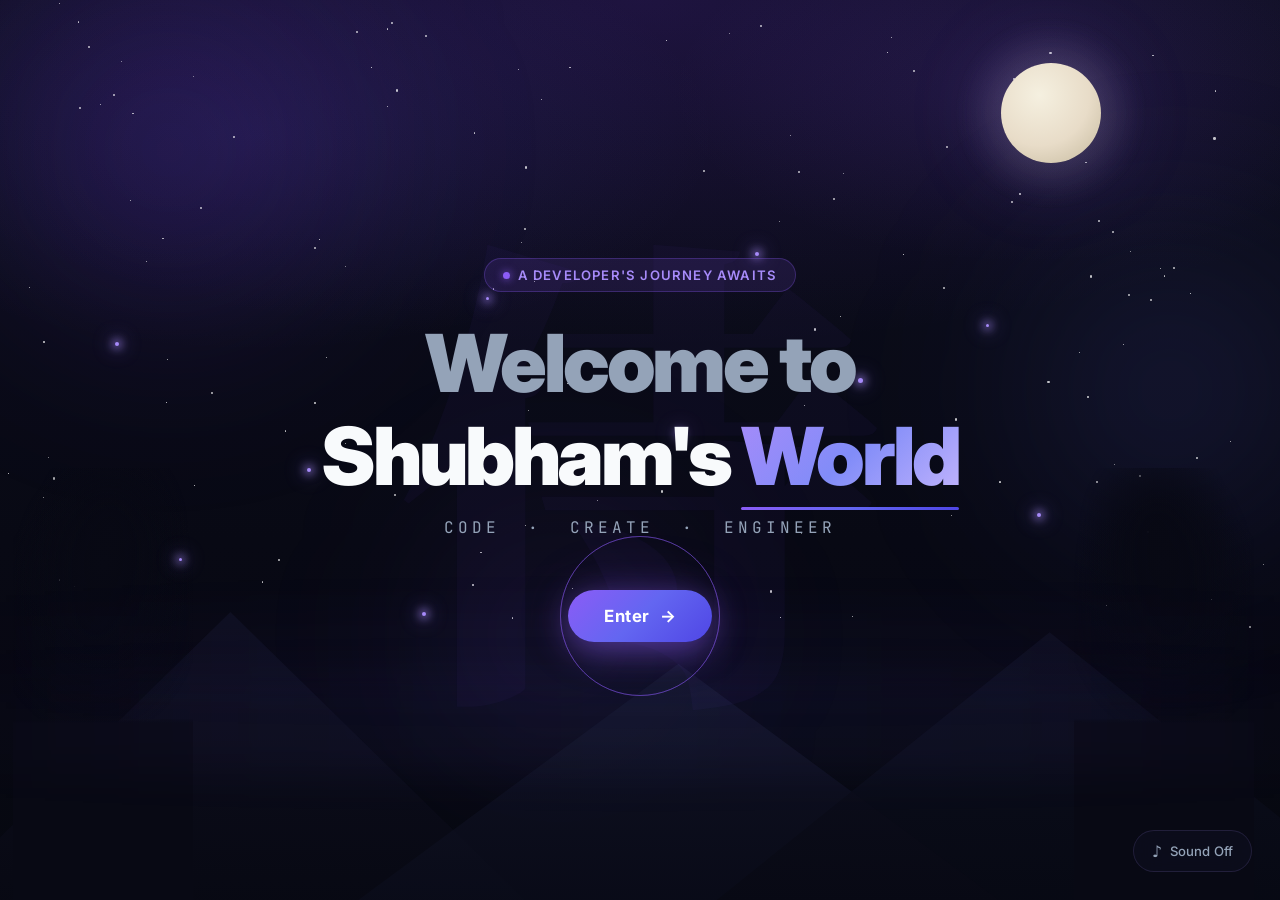
<file: index.html>
<!DOCTYPE html>
<html lang="en">
<head>
  <meta charset="UTF-8" />
  <meta name="viewport" content="width=device-width, initial-scale=1.0" />
  <meta name="google-site-verification" content="vaTx44el3KygILxzAvdhCVMHtKsJS55Rojwe8lqXHuQ" />
  <title>Shubham Mankar — Developer</title>
  <link rel="stylesheet" href="style.css" />
</head>
<body>
  <audio id="bgAudio" loop preload="none">
    <source src="Sparkle.mp3" type="audio/mpeg" />
  </audio>

  <!-- Sakura Petals -->
  <div class="sakura-petal lp"></div>
  <div class="sakura-petal lp"></div>
  <div class="sakura-petal lp"></div>
  <div class="sakura-petal lp"></div>
  <div class="sakura-petal lp"></div>
  <div class="sakura-petal lp"></div>
  <div class="sakura-petal lp"></div>
  <div class="sakura-petal lp"></div>
  <div class="sakura-petal lp"></div>
  <div class="sakura-petal lp"></div>
  <div class="sakura-petal lp"></div>
  <div class="sakura-petal lp"></div>
  <div class="sakura-petal lp"></div>
  <div class="sakura-petal lp"></div>
  <div class="sakura-petal lp"></div>
  <div class="sakura-petal lp"></div>
  <div class="sakura-petal lp"></div>
  <div class="sakura-petal lp"></div>

  <!-- Fireflies -->
  <div class="firefly"></div>
  <div class="firefly"></div>
  <div class="firefly"></div>
  <div class="firefly"></div>
  <div class="firefly"></div>
  <div class="firefly"></div>
  <div class="firefly"></div>
  <div class="firefly"></div>
  <div class="firefly"></div>
  <div class="firefly"></div>

  <!-- Shooting Stars -->
  <div class="shooting-star ss-1"></div>
  <div class="shooting-star ss-2"></div>
  <div class="shooting-star ss-3"></div>
  <div class="shooting-star ss-4"></div>

  <!-- Fog -->
  <div class="fog fog-1"></div>
  <div class="fog fog-2"></div>

  <!-- Violet nebula glow orbs -->
  <div class="nebula nb-1"></div>
  <div class="nebula nb-2"></div>
  <div class="nebula nb-3"></div>

  <!-- Moon -->
  <div class="moon">
    <div class="moon-glow"></div>
    <div class="moon-body"></div>
  </div>

  <!-- Mountains -->
  <div class="mountains">
    <div class="mountain m1"></div>
    <div class="mountain m2"></div>
    <div class="mountain m3"></div>
  </div>

  <!-- Tree silhouettes -->
  <div class="tree-silhouette tree-left"></div>
  <div class="tree-silhouette tree-right"></div>

  <!-- Stars grid -->
  <div class="stars-layer" aria-hidden="true"></div>

  <!-- Main content -->
  <div class="landing-content" id="landingContent">
    <div class="kanji-bg" aria-hidden="true">侍</div>

    <p class="landing-kicker">
      <span class="kicker-dot"></span>
      A Developer's Journey Awaits
    </p>

    <h1 class="landing-title">
      <span class="title-line line-1">Welcome to</span>
      <span class="title-line line-2">Shubham's <span class="highlight">World</span></span>
    </h1>

    <p class="landing-sub">Code &nbsp;·&nbsp; Create &nbsp;·&nbsp; Engineer</p>

    <div class="enter-wrap">
      <div class="pulse-ring"></div>
      <div class="pulse-ring ring-2"></div>
      <div class="pulse-ring ring-3"></div>
      <button class="enter-btn" id="enterBtn" aria-label="Enter portfolio">
        <span class="enter-text">Enter</span>
        <span class="enter-arrow">→</span>
      </button>
    </div>

    <!-- Sound toggle -->
    <button class="sound-toggle" id="soundToggle" aria-label="Toggle background music">
      <span class="sound-icon" id="soundIcon">♪</span>
      <span class="sound-label" id="soundLabel">Sound Off</span>
    </button>
  </div>

  <!-- Transition overlay -->
  <div class="transition-overlay" id="transitionOverlay"></div>

  <script>
  (function () {
    const btn = document.getElementById('enterBtn');
    const overlay = document.getElementById('transitionOverlay');
    const content = document.getElementById('landingContent');
    const soundBtn = document.getElementById('soundToggle');
    const soundIcon = document.getElementById('soundIcon');
    const soundLabel = document.getElementById('soundLabel');
    const audio = document.getElementById('bgAudio');
    let soundOn = false;

    // Sound toggle
    soundBtn.addEventListener('click', function (e) {
      e.stopPropagation();
      soundOn = !soundOn;
      if (soundOn) {
        audio.volume = 0.5;
        audio.play().catch(() => {});
        soundIcon.textContent = '♫';
        soundLabel.textContent = 'Sound On';
        soundBtn.classList.add('active');
      } else {
        audio.pause();
        soundIcon.textContent = '♪';
        soundLabel.textContent = 'Sound Off';
        soundBtn.classList.remove('active');
      }
    });

    // Enter
    function doEnter() {
      localStorage.setItem('enteredSite', 'true');
      localStorage.setItem('soundOn', soundOn ? '1' : '0');
      content.classList.add('exiting');
      overlay.classList.add('active');
      setTimeout(() => { window.location.href = 'portfolio.html'; }, 1600);
    }

    btn.addEventListener('click', doEnter);

    // Generate stars
    const starsLayer = document.querySelector('.stars-layer');
    if (starsLayer) {
      let html = '';
      for (let i = 0; i < 120; i++) {
        const x = Math.random() * 100;
        const y = Math.random() * 70;
        const s = Math.random() * 2 + 0.5;
        const d = Math.random() * 4;
        html += `<span class="star" style="left:${x}%;top:${y}%;width:${s}px;height:${s}px;animation-delay:${d}s"></span>`;
      }
      starsLayer.innerHTML = html;
    }
  })();
  </script>
</body>
</html>
</file>
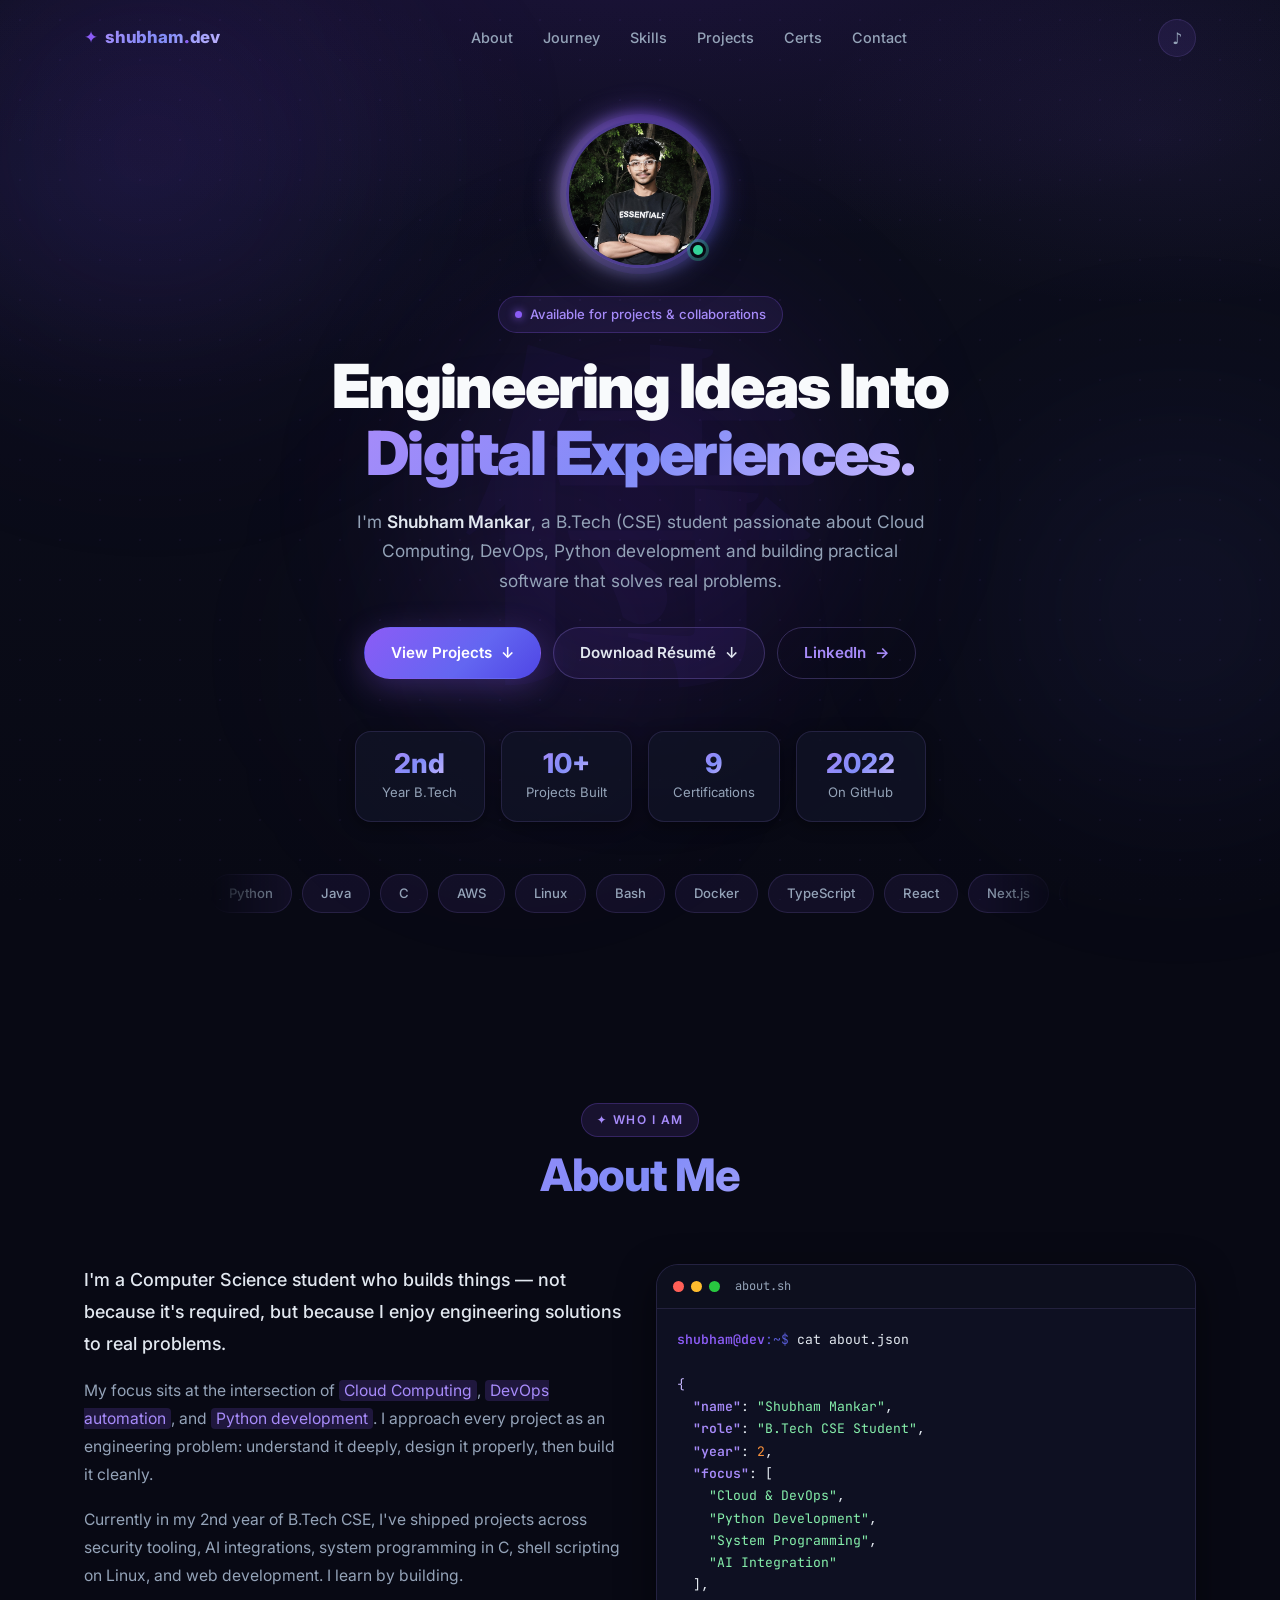
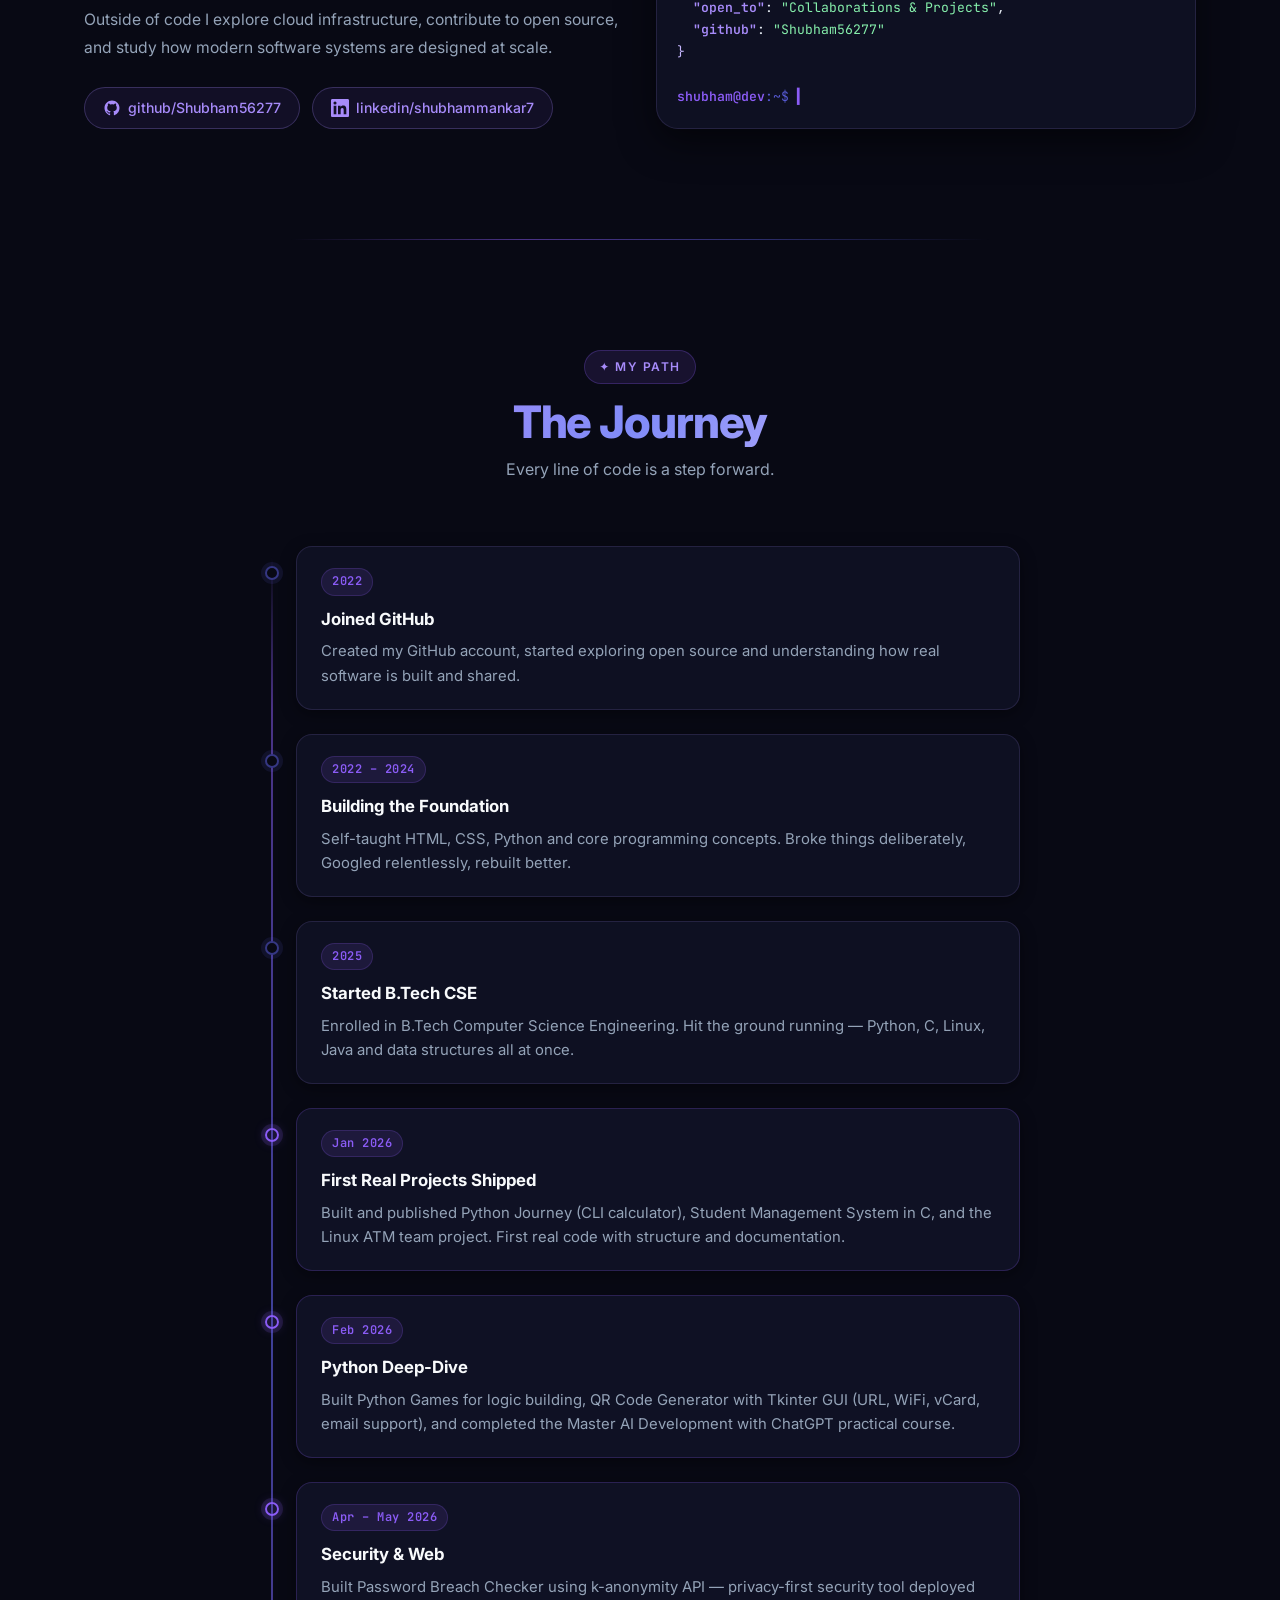
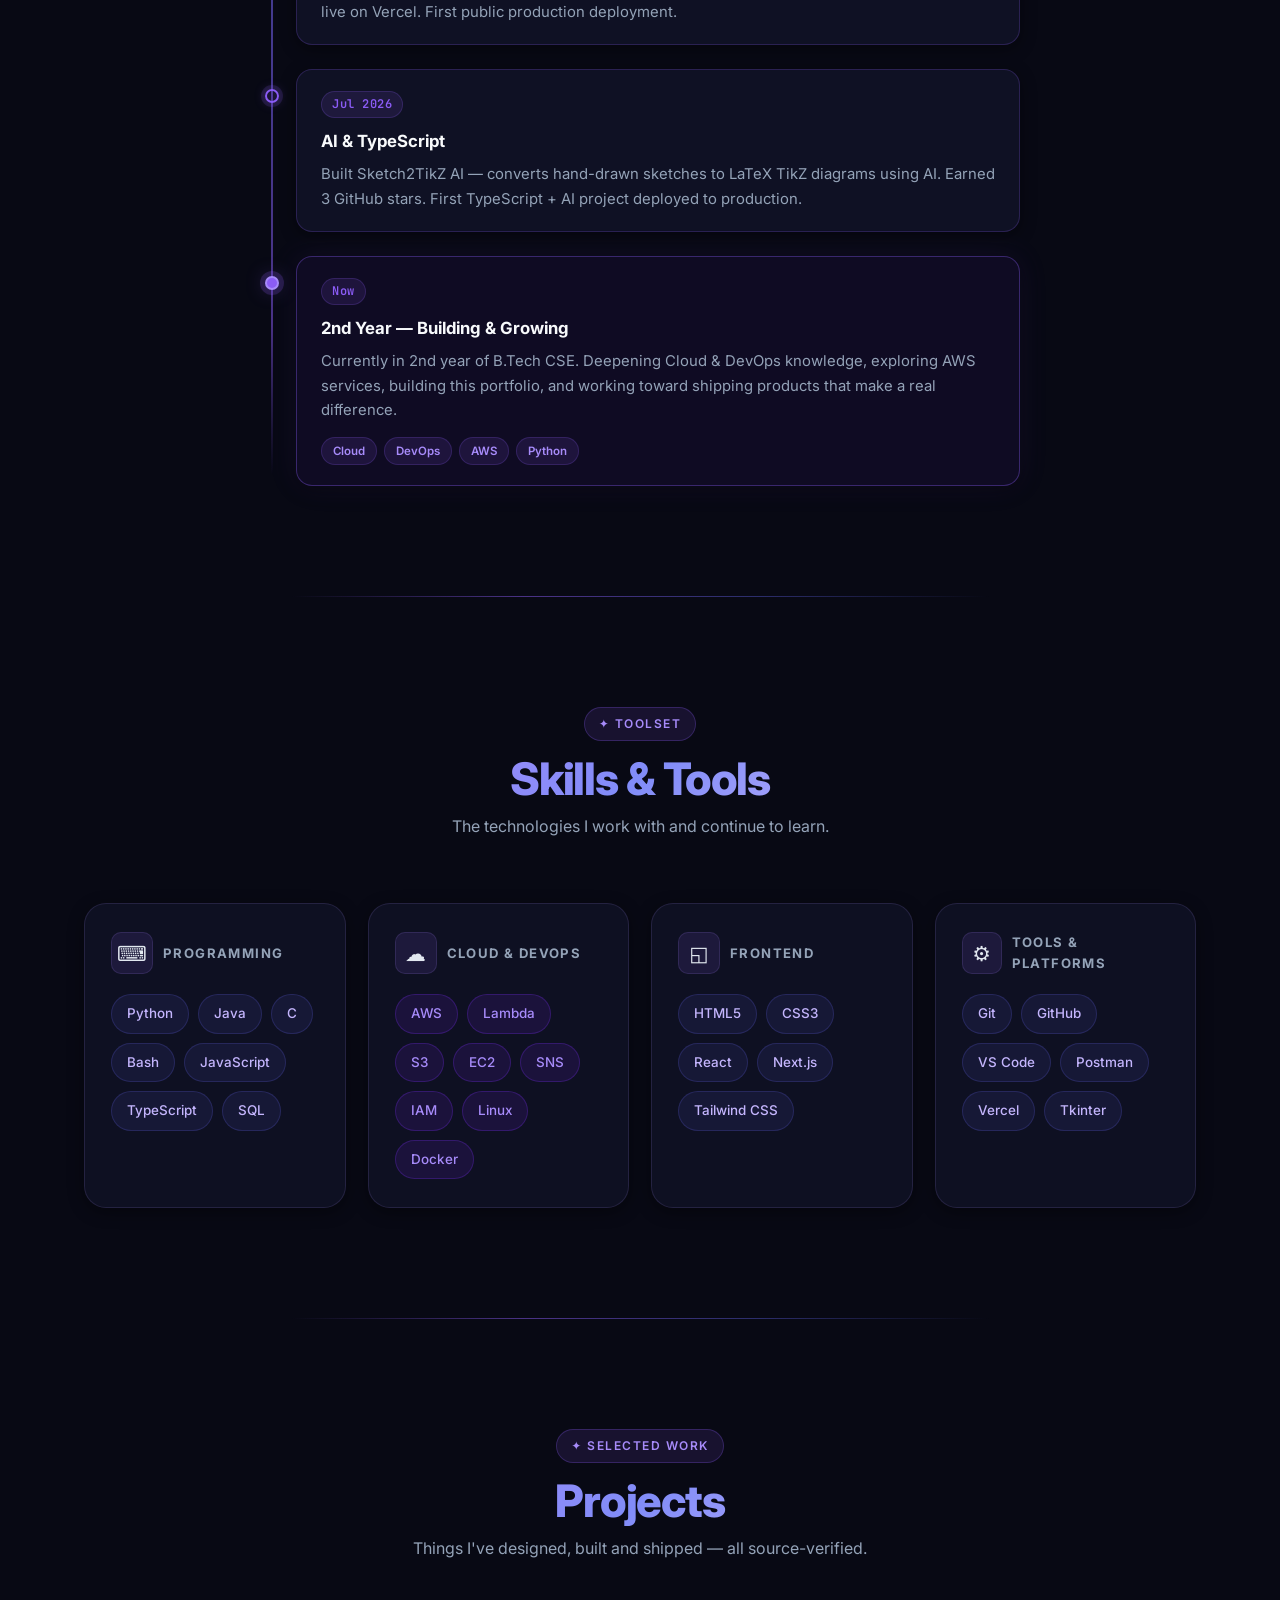
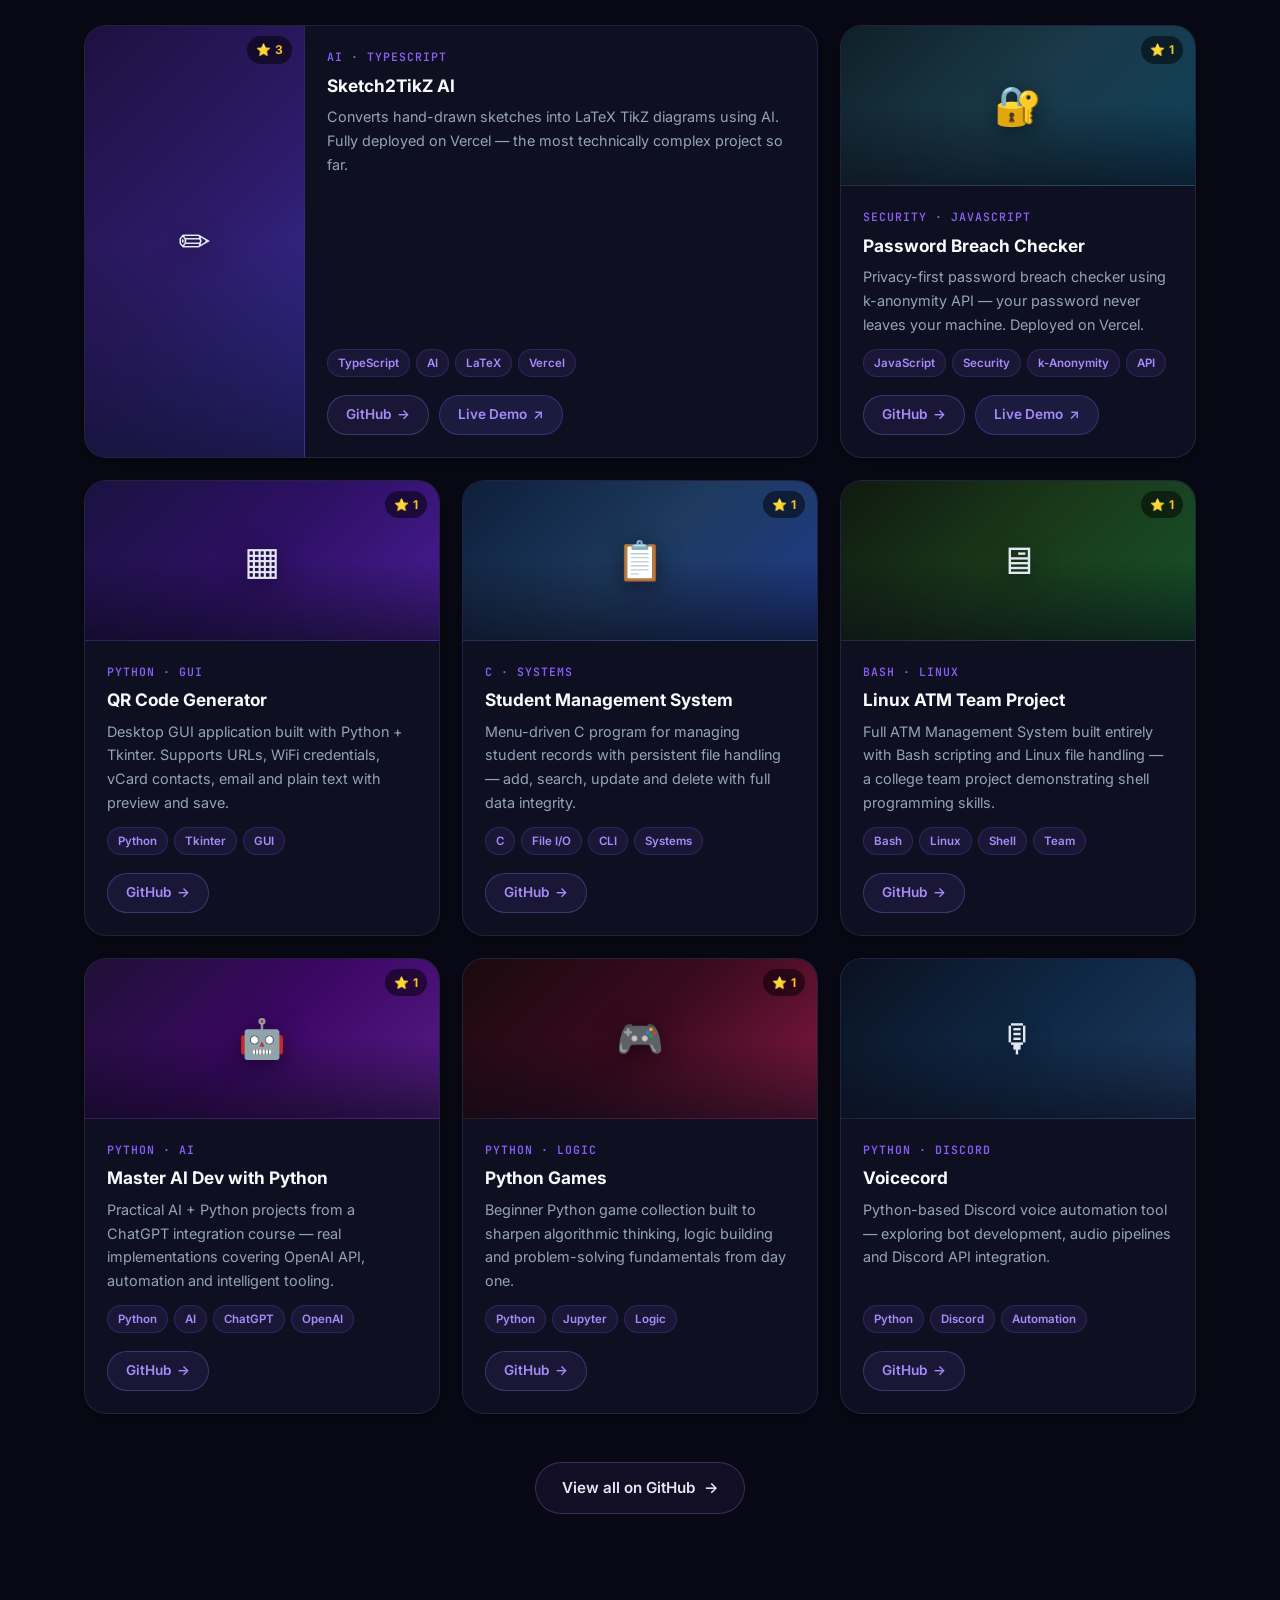
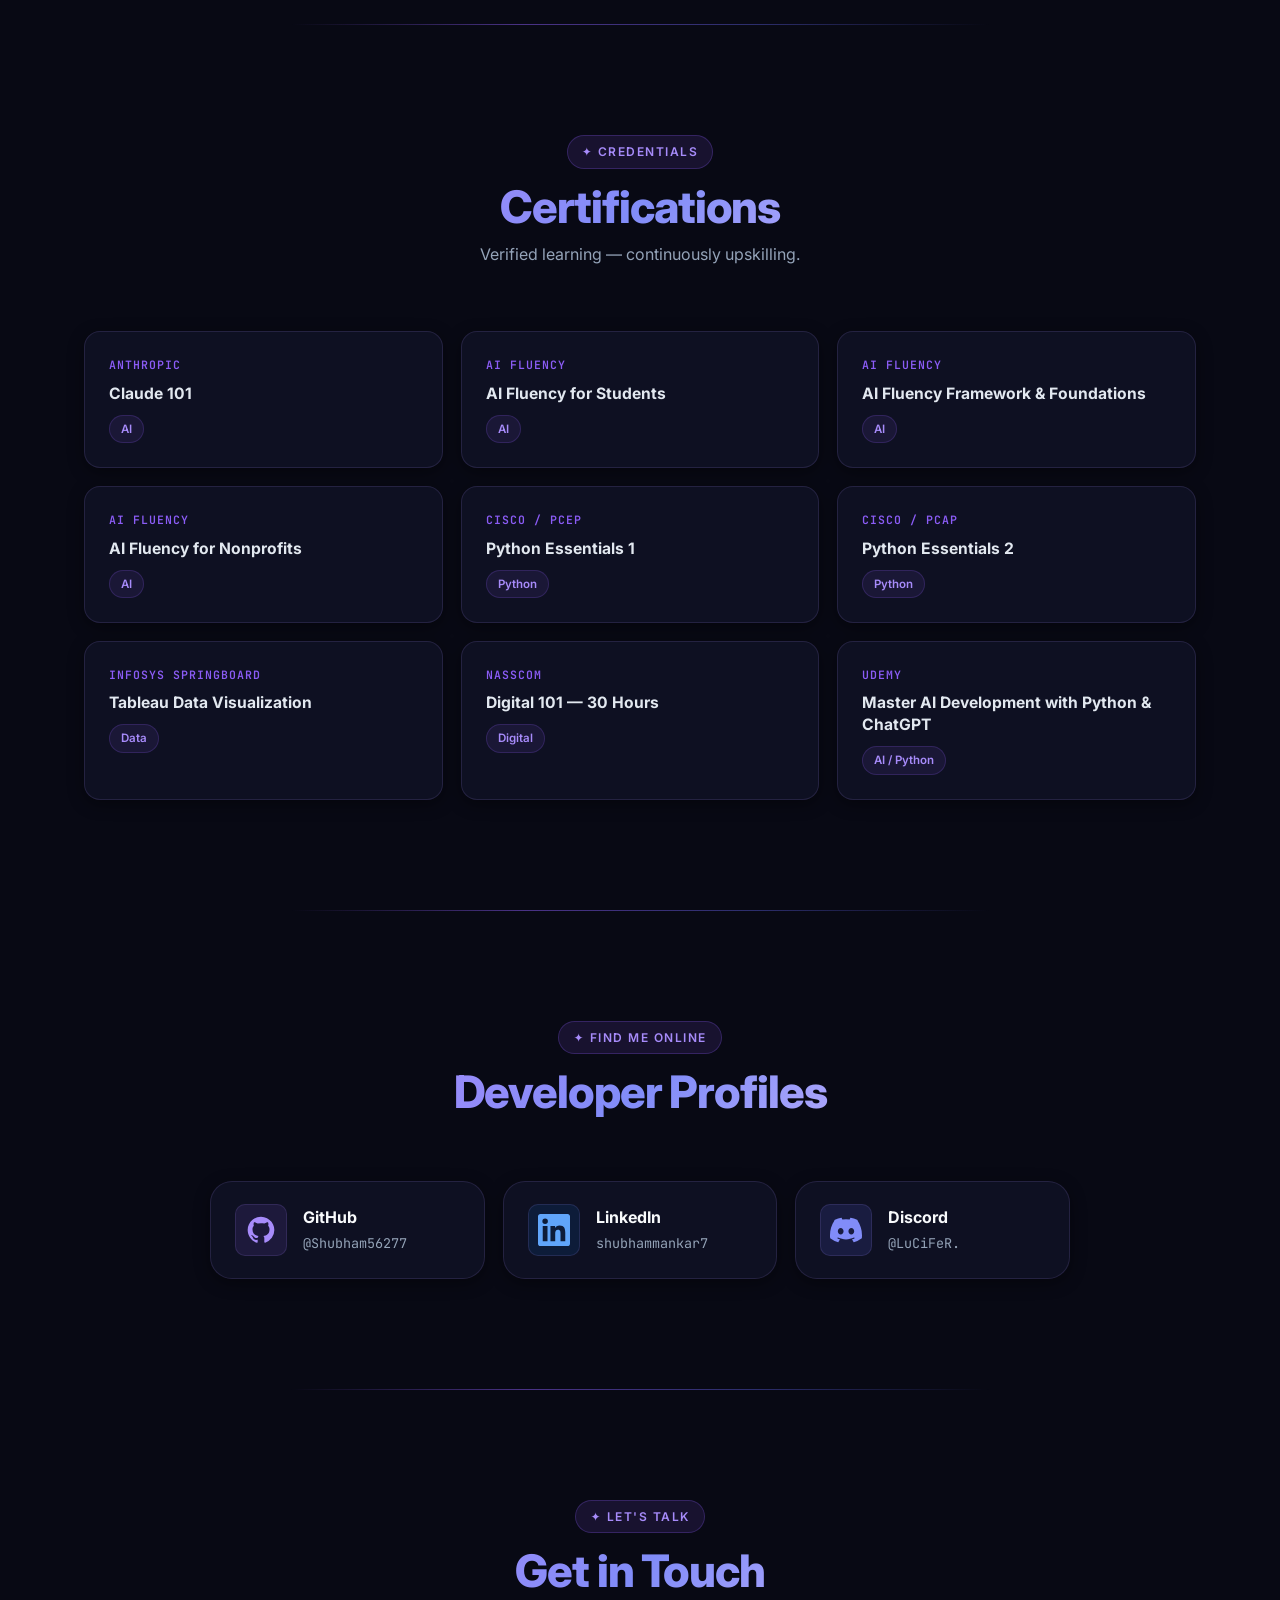
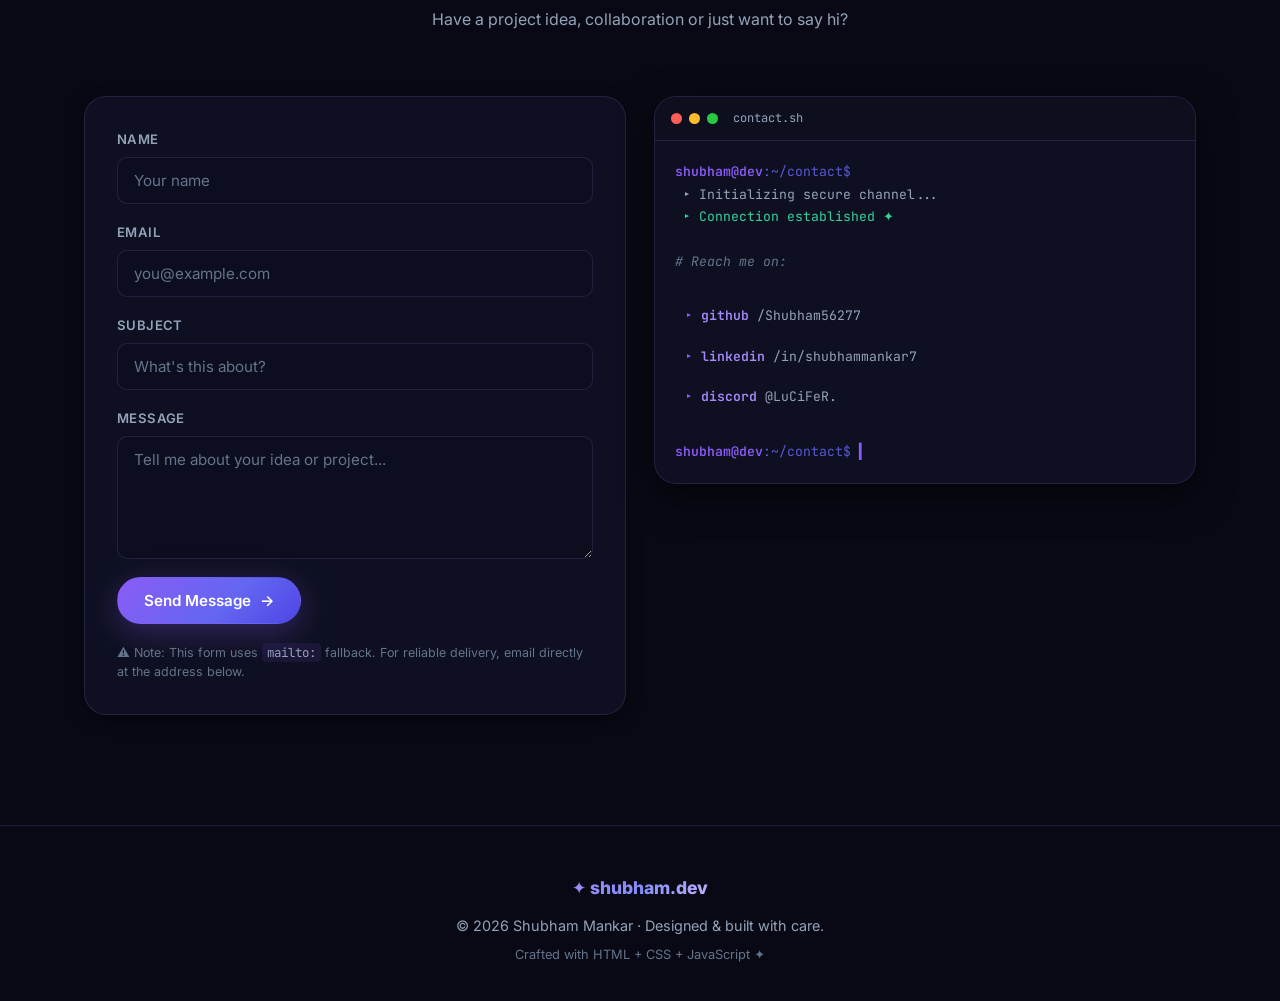
<file: portfolio.html>
<!DOCTYPE html>
<html lang="en">
<head>
  <meta charset="UTF-8" />
  <meta name="viewport" content="width=device-width, initial-scale=1.0" />
  <title>Shubham Mankar — B.Tech CSE | Cloud & DevOps</title>
  <meta name="description" content="Portfolio of Shubham Mankar — B.Tech student, Cloud & DevOps enthusiast, Python developer, and builder of practical software." />
  <meta property="og:title" content="Shubham Mankar — Developer Portfolio" />
  <meta property="og:description" content="B.Tech student passionate about Cloud, DevOps, Python and building real software." />
  <link rel="stylesheet" href="portfolio.css" />
</head>
<body>

  <!-- Background atmosphere -->
  <div class="bg-nebula nb-1" aria-hidden="true"></div>
  <div class="bg-nebula nb-2" aria-hidden="true"></div>
  <div class="bg-nebula nb-3" aria-hidden="true"></div>
  <div class="bg-grid" aria-hidden="true"></div>

  <!-- Sakura petals -->
  <div class="sakura-petal" aria-hidden="true"></div>
  <div class="sakura-petal" aria-hidden="true"></div>
  <div class="sakura-petal" aria-hidden="true"></div>
  <div class="sakura-petal" aria-hidden="true"></div>
  <div class="sakura-petal" aria-hidden="true"></div>
  <div class="sakura-petal" aria-hidden="true"></div>
  <div class="sakura-petal" aria-hidden="true"></div>
  <div class="sakura-petal" aria-hidden="true"></div>
  <div class="sakura-petal" aria-hidden="true"></div>
  <div class="sakura-petal" aria-hidden="true"></div>

  <!-- Audio -->
  <audio id="bgMusic" loop preload="none">
    <source src="Sparkle.mp3" type="audio/mpeg" />
  </audio>

  <!-- ═══════════════════════════════════════════════════════
       NAVIGATION
  ═══════════════════════════════════════════════════════ -->
  <header class="nav" id="nav" role="banner">
    <div class="nav-inner">
      <a href="#hero" class="nav-logo" aria-label="Home">
        <span class="logo-mark">✦</span>
        <span class="logo-text">shubham<span class="logo-accent">.</span>dev</span>
      </a>

      <nav class="nav-links" aria-label="Main navigation">
        <a href="#about"    class="nav-link">About</a>
        <a href="#journey"  class="nav-link">Journey</a>
        <a href="#skills"   class="nav-link">Skills</a>
        <a href="#projects" class="nav-link">Projects</a>
        <a href="#certs"    class="nav-link">Certs</a>
        <a href="#contact"  class="nav-link">Contact</a>
      </nav>

      <div class="nav-actions">
        <!-- Sound toggle -->
        <button class="sound-btn" id="soundBtn" aria-label="Toggle music">
          <span id="soundIcon">♪</span>
        </button>
        <!-- Mobile menu -->
        <button class="menu-btn" id="menuBtn" aria-label="Toggle menu" aria-expanded="false">
          <span></span><span></span><span></span>
        </button>
      </div>
    </div>

    <!-- Mobile nav -->
    <div class="mobile-nav" id="mobileNav" aria-hidden="true">
      <a href="#about"    class="mobile-link">About</a>
      <a href="#journey"  class="mobile-link">Journey</a>
      <a href="#skills"   class="mobile-link">Skills</a>
      <a href="#projects" class="mobile-link">Projects</a>
      <a href="#certs"    class="mobile-link">Certs</a>
      <a href="#contact"  class="mobile-link">Contact</a>
    </div>
  </header>

  <main>

    <!-- ═══════════════════════════════════════════════════════
         HERO
    ═══════════════════════════════════════════════════════ -->
    <section id="hero" class="hero">
      <div class="hero-bg-kanji" aria-hidden="true">侍</div>
      <div class="hero-glow" aria-hidden="true"></div>

      <div class="hero-inner">
        <!-- Avatar -->
        <div class="avatar-wrap">
          <div class="avatar-ring" aria-hidden="true"></div>
          <div class="avatar-ring ring-2" aria-hidden="true"></div>
          <img src="profile.jpeg" alt="Shubham Mankar" class="avatar" width="148" height="148" />
          <span class="avatar-status" title="Available for projects" aria-label="Available for projects"></span>
        </div>

        <div class="hero-badge">
          <span class="badge-dot" aria-hidden="true"></span>
          Available for projects &amp; collaborations
        </div>

        <h1 class="hero-title">
          Engineering Ideas Into<br />
          <span class="grad-text">Digital Experiences.</span>
        </h1>

        <p class="hero-sub">
          I'm <strong>Shubham Mankar</strong>, a B.Tech (CSE) student passionate about
          Cloud Computing, DevOps, Python development and building practical software
          that solves real problems.
        </p>

        <div class="hero-cta">
          <a href="#projects" class="btn btn-primary">
            View Projects <span class="btn-arrow" aria-hidden="true">↓</span>
          </a>
          <a href="resume.pdf" download class="btn btn-ghost">
            Download Résumé <span class="btn-arrow" aria-hidden="true">↓</span>
          </a>
          <a href="https://www.linkedin.com/in/shubhammankar7" target="_blank" rel="noopener noreferrer" class="btn btn-outline">
            LinkedIn <span class="btn-arrow" aria-hidden="true">→</span>
          </a>
        </div>

        <!-- Stats -->
        <div class="hero-stats">
          <div class="stat-card">
            <strong>2nd</strong>
            <span>Year B.Tech</span>
          </div>
          <div class="stat-card">
            <strong>10+</strong>
            <span>Projects Built</span>
          </div>
          <div class="stat-card">
            <strong>9</strong>
            <span>Certifications</span>
          </div>
          <div class="stat-card">
            <strong>2022</strong>
            <span>On GitHub</span>
          </div>
        </div>

        <!-- Tech scroll -->
        <div class="tech-scroll" aria-label="Technologies">
          <div class="tech-track">
            <span>Python</span><span>Java</span><span>C</span><span>AWS</span>
            <span>Linux</span><span>Bash</span><span>Docker</span><span>TypeScript</span>
            <span>React</span><span>Next.js</span><span>HTML</span><span>CSS</span>
            <span>Git</span><span>GitHub</span><span>VS Code</span>
            <!-- duplicate for seamless loop -->
            <span>Python</span><span>Java</span><span>C</span><span>AWS</span>
            <span>Linux</span><span>Bash</span><span>Docker</span><span>TypeScript</span>
            <span>React</span><span>Next.js</span><span>HTML</span><span>CSS</span>
            <span>Git</span><span>GitHub</span><span>VS Code</span>
          </div>
        </div>
      </div>
    </section>

    <!-- ═══════════════════════════════════════════════════════
         ABOUT
    ═══════════════════════════════════════════════════════ -->
    <section id="about" class="section">
      <div class="section-inner">
        <div class="section-head reveal">
          <span class="section-tag">✦ Who I am</span>
          <h2>About Me</h2>
        </div>

        <div class="about-grid">
          <div class="about-text reveal">
            <p class="about-lead">
              I'm a Computer Science student who builds things — not because it's
              required, but because I enjoy engineering solutions to real problems.
            </p>
            <p>
              My focus sits at the intersection of <mark>Cloud Computing</mark>,
              <mark>DevOps automation</mark>, and <mark>Python development</mark>.
              I approach every project as an engineering problem: understand it
              deeply, design it properly, then build it cleanly.
            </p>
            <p>
              Currently in my 2nd year of B.Tech CSE, I've shipped projects across
              security tooling, AI integrations, system programming in C, shell
              scripting on Linux, and web development. I learn by building.
            </p>
            <p>
              Outside of code I explore cloud infrastructure, contribute to open
              source, and study how modern software systems are designed at scale.
            </p>

            <div class="about-links">
              <a href="https://github.com/Shubham56277" target="_blank" rel="noopener noreferrer" class="about-link">
                <svg viewBox="0 0 24 24" fill="currentColor" width="18" height="18" aria-hidden="true"><path d="M12 2C6.477 2 2 6.484 2 12.017c0 4.425 2.865 8.18 6.839 9.504.5.092.682-.217.682-.483 0-.237-.008-.868-.013-1.703-2.782.605-3.369-1.343-3.369-1.343-.454-1.158-1.11-1.466-1.11-1.466-.908-.62.069-.608.069-.608 1.003.07 1.531 1.032 1.531 1.032.892 1.53 2.341 1.088 2.91.832.092-.647.35-1.088.636-1.338-2.22-.253-4.555-1.113-4.555-4.951 0-1.093.39-1.988 1.029-2.688-.103-.253-.446-1.272.098-2.65 0 0 .84-.27 2.75 1.026A9.564 9.564 0 0112 6.844c.85.004 1.705.115 2.504.337 1.909-1.296 2.747-1.027 2.747-1.027.546 1.379.202 2.398.1 2.651.64.7 1.028 1.595 1.028 2.688 0 3.848-2.339 4.695-4.566 4.943.359.309.678.92.678 1.855 0 1.338-.012 2.419-.012 2.747 0 .268.18.58.688.482A10.019 10.019 0 0022 12.017C22 6.484 17.522 2 12 2z"/></svg>
                github/Shubham56277
              </a>
              <a href="https://www.linkedin.com/in/shubhammankar7" target="_blank" rel="noopener noreferrer" class="about-link">
                <svg viewBox="0 0 24 24" fill="currentColor" width="18" height="18" aria-hidden="true"><path d="M20.447 20.452h-3.554v-5.569c0-1.328-.027-3.037-1.852-3.037-1.853 0-2.136 1.445-2.136 2.939v5.667H9.351V9h3.414v1.561h.046c.477-.9 1.637-1.85 3.37-1.85 3.601 0 4.267 2.37 4.267 5.455v6.286zM5.337 7.433a2.062 2.062 0 01-2.063-2.065 2.064 2.064 0 112.063 2.065zm1.782 13.019H3.555V9h3.564v11.452zM22.225 0H1.771C.792 0 0 .774 0 1.729v20.542C0 23.227.792 24 1.771 24h20.451C23.2 24 24 23.227 24 22.271V1.729C24 .774 23.2 0 22.222 0h.003z"/></svg>
                linkedin/shubhammankar7
              </a>
            </div>
          </div>

          <!-- Terminal card -->
          <div class="about-terminal reveal">
            <div class="term-bar">
              <span class="dot red"></span>
              <span class="dot yellow"></span>
              <span class="dot green"></span>
              <span class="term-title">about.sh</span>
            </div>
            <div class="term-body">
              <p><span class="t-prompt">shubham@dev</span><span class="t-path">:~$</span> <span class="t-cmd">cat about.json</span></p>
              <br/>
              <p><span class="t-brace">{</span></p>
              <p>&nbsp;&nbsp;<span class="t-key">"name"</span>: <span class="t-str">"Shubham Mankar"</span>,</p>
              <p>&nbsp;&nbsp;<span class="t-key">"role"</span>: <span class="t-str">"B.Tech CSE Student"</span>,</p>
              <p>&nbsp;&nbsp;<span class="t-key">"year"</span>: <span class="t-num">2</span>,</p>
              <p>&nbsp;&nbsp;<span class="t-key">"focus"</span>: [</p>
              <p>&nbsp;&nbsp;&nbsp;&nbsp;<span class="t-str">"Cloud &amp; DevOps"</span>,</p>
              <p>&nbsp;&nbsp;&nbsp;&nbsp;<span class="t-str">"Python Development"</span>,</p>
              <p>&nbsp;&nbsp;&nbsp;&nbsp;<span class="t-str">"System Programming"</span>,</p>
              <p>&nbsp;&nbsp;&nbsp;&nbsp;<span class="t-str">"AI Integration"</span></p>
              <p>&nbsp;&nbsp;],</p>
              <p>&nbsp;&nbsp;<span class="t-key">"open_to"</span>: <span class="t-str">"Collaborations &amp; Projects"</span>,</p>
              <p>&nbsp;&nbsp;<span class="t-key">"github"</span>: <span class="t-str">"Shubham56277"</span></p>
              <p><span class="t-brace">}</span></p>
              <br/>
              <p><span class="t-prompt">shubham@dev</span><span class="t-path">:~$</span> <span class="t-cursor">▍</span></p>
            </div>
          </div>
        </div>
      </div>
    </section>

    <div class="section-divider" aria-hidden="true"></div>

    <!-- ═══════════════════════════════════════════════════════
         JOURNEY
    ═══════════════════════════════════════════════════════ -->
    <section id="journey" class="section">
      <div class="section-inner">
        <div class="section-head reveal">
          <span class="section-tag">✦ My path</span>
          <h2>The Journey</h2>
          <p>Every line of code is a step forward.</p>
        </div>

        <ol class="timeline" aria-label="Development journey">
          <li class="tl-item reveal">
            <div class="tl-dot" aria-hidden="true"></div>
            <div class="tl-card">
              <span class="tl-year">2022</span>
              <h3>Joined GitHub</h3>
              <p>Created my GitHub account, started exploring open source and understanding how real software is built and shared.</p>
            </div>
          </li>
          <li class="tl-item reveal">
            <div class="tl-dot" aria-hidden="true"></div>
            <div class="tl-card">
              <span class="tl-year">2022 – 2024</span>
              <h3>Building the Foundation</h3>
              <p>Self-taught HTML, CSS, Python and core programming concepts. Broke things deliberately, Googled relentlessly, rebuilt better.</p>
            </div>
          </li>
          <li class="tl-item reveal">
            <div class="tl-dot" aria-hidden="true"></div>
            <div class="tl-card">
              <span class="tl-year">2025</span>
              <h3>Started B.Tech CSE</h3>
              <p>Enrolled in B.Tech Computer Science Engineering. Hit the ground running — Python, C, Linux, Java and data structures all at once.</p>
            </div>
          </li>
          <li class="tl-item reveal">
            <div class="tl-dot tl-dot--active" aria-hidden="true"></div>
            <div class="tl-card tl-card--active">
              <span class="tl-year">Jan 2026</span>
              <h3>First Real Projects Shipped</h3>
              <p>Built and published Python Journey (CLI calculator), Student Management System in C, and the Linux ATM team project. First real code with structure and documentation.</p>
            </div>
          </li>
          <li class="tl-item reveal">
            <div class="tl-dot tl-dot--active" aria-hidden="true"></div>
            <div class="tl-card tl-card--active">
              <span class="tl-year">Feb 2026</span>
              <h3>Python Deep-Dive</h3>
              <p>Built Python Games for logic building, QR Code Generator with Tkinter GUI (URL, WiFi, vCard, email support), and completed the Master AI Development with ChatGPT practical course.</p>
            </div>
          </li>
          <li class="tl-item reveal">
            <div class="tl-dot tl-dot--active" aria-hidden="true"></div>
            <div class="tl-card tl-card--active">
              <span class="tl-year">Apr – May 2026</span>
              <h3>Security &amp; Web</h3>
              <p>Built Password Breach Checker using k-anonymity API — privacy-first security tool deployed live on Vercel. First public production deployment.</p>
            </div>
          </li>
          <li class="tl-item reveal">
            <div class="tl-dot tl-dot--active" aria-hidden="true"></div>
            <div class="tl-card tl-card--active">
              <span class="tl-year">Jul 2026</span>
              <h3>AI &amp; TypeScript</h3>
              <p>Built Sketch2TikZ AI — converts hand-drawn sketches to LaTeX TikZ diagrams using AI. Earned 3 GitHub stars. First TypeScript + AI project deployed to production.</p>
            </div>
          </li>
          <li class="tl-item reveal">
            <div class="tl-dot tl-dot--now" aria-hidden="true"></div>
            <div class="tl-card tl-card--now">
              <span class="tl-year">Now</span>
              <h3>2nd Year — Building &amp; Growing</h3>
              <p>Currently in 2nd year of B.Tech CSE. Deepening Cloud &amp; DevOps knowledge, exploring AWS services, building this portfolio, and working toward shipping products that make a real difference.</p>
              <div class="tl-tags">
                <span>Cloud</span><span>DevOps</span><span>AWS</span><span>Python</span>
              </div>
            </div>
          </li>
        </ol>
      </div>
    </section>

    <div class="section-divider" aria-hidden="true"></div>

    <!-- ═══════════════════════════════════════════════════════
         SKILLS
    ═══════════════════════════════════════════════════════ -->
    <section id="skills" class="section">
      <div class="section-inner">
        <div class="section-head reveal">
          <span class="section-tag">✦ Toolset</span>
          <h2>Skills &amp; Tools</h2>
          <p>The technologies I work with and continue to learn.</p>
        </div>

        <div class="skills-grid">

          <div class="skill-card reveal">
            <div class="skill-card-header">
              <span class="skill-icon">⌨</span>
              <h3>Programming</h3>
            </div>
            <div class="pills">
              <span class="pill">Python</span>
              <span class="pill">Java</span>
              <span class="pill">C</span>
              <span class="pill">Bash</span>
              <span class="pill">JavaScript</span>
              <span class="pill">TypeScript</span>
              <span class="pill">SQL</span>
            </div>
          </div>

          <div class="skill-card reveal">
            <div class="skill-card-header">
              <span class="skill-icon">☁</span>
              <h3>Cloud &amp; DevOps</h3>
            </div>
            <div class="pills">
              <span class="pill pill--accent">AWS</span>
              <span class="pill pill--accent">Lambda</span>
              <span class="pill pill--accent">S3</span>
              <span class="pill pill--accent">EC2</span>
              <span class="pill pill--accent">SNS</span>
              <span class="pill pill--accent">IAM</span>
              <span class="pill pill--accent">Linux</span>
              <span class="pill pill--accent">Docker</span>
            </div>
          </div>

          <div class="skill-card reveal">
            <div class="skill-card-header">
              <span class="skill-icon">◱</span>
              <h3>Frontend</h3>
            </div>
            <div class="pills">
              <span class="pill">HTML5</span>
              <span class="pill">CSS3</span>
              <span class="pill">React</span>
              <span class="pill">Next.js</span>
              <span class="pill">Tailwind CSS</span>
            </div>
          </div>

          <div class="skill-card reveal">
            <div class="skill-card-header">
              <span class="skill-icon">⚙</span>
              <h3>Tools &amp; Platforms</h3>
            </div>
            <div class="pills">
              <span class="pill">Git</span>
              <span class="pill">GitHub</span>
              <span class="pill">VS Code</span>
              <span class="pill">Postman</span>
              <span class="pill">Vercel</span>
              <span class="pill">Tkinter</span>
            </div>
          </div>

        </div>
      </div>
    </section>

    <div class="section-divider" aria-hidden="true"></div>

    <!-- ═══════════════════════════════════════════════════════
         PROJECTS
    ═══════════════════════════════════════════════════════ -->
    <section id="projects" class="section">
      <div class="section-inner">
        <div class="section-head reveal">
          <span class="section-tag">✦ Selected work</span>
          <h2>Projects</h2>
          <p>Things I've designed, built and shipped — all source-verified.</p>
        </div>

        <div class="projects-grid">

          <!-- FEATURED: Sketch2TikZ -->
          <article class="project-card project-card--featured reveal">
            <div class="project-cover pc-1">
              <div class="project-cover-icon" aria-hidden="true">✏</div>
              <div class="project-stars">⭐ 3</div>
            </div>
            <div class="project-body">
              <div class="project-category">AI · TypeScript</div>
              <h3>Sketch2TikZ AI</h3>
              <p>Converts hand-drawn sketches into LaTeX TikZ diagrams using AI. Fully deployed on Vercel — the most technically complex project so far.</p>
              <div class="project-tags">
                <span>TypeScript</span><span>AI</span><span>LaTeX</span><span>Vercel</span>
              </div>
              <div class="project-links">
                <a href="https://github.com/Shubham56277/Sketch2TikZ-AI" target="_blank" rel="noopener noreferrer" class="proj-btn">
                  GitHub <span>→</span>
                </a>
                <a href="https://sketch2tikz.vercel.app/" target="_blank" rel="noopener noreferrer" class="proj-btn proj-btn--live">
                  Live Demo <span>↗</span>
                </a>
              </div>
            </div>
          </article>

          <!-- Password Breach Checker -->
          <article class="project-card reveal">
            <div class="project-cover pc-2">
              <div class="project-cover-icon" aria-hidden="true">🔐</div>
              <div class="project-stars">⭐ 1</div>
            </div>
            <div class="project-body">
              <div class="project-category">Security · JavaScript</div>
              <h3>Password Breach Checker</h3>
              <p>Privacy-first password breach checker using k-anonymity API — your password never leaves your machine. Deployed on Vercel.</p>
              <div class="project-tags">
                <span>JavaScript</span><span>Security</span><span>k-Anonymity</span><span>API</span>
              </div>
              <div class="project-links">
                <a href="https://github.com/Shubham56277/pass-breach-checker" target="_blank" rel="noopener noreferrer" class="proj-btn">
                  GitHub <span>→</span>
                </a>
                <a href="https://pass-breach-checker.vercel.app" target="_blank" rel="noopener noreferrer" class="proj-btn proj-btn--live">
                  Live Demo <span>↗</span>
                </a>
              </div>
            </div>
          </article>

          <!-- QR Code Generator -->
          <article class="project-card reveal">
            <div class="project-cover pc-3">
              <div class="project-cover-icon" aria-hidden="true">▦</div>
              <div class="project-stars">⭐ 1</div>
            </div>
            <div class="project-body">
              <div class="project-category">Python · GUI</div>
              <h3>QR Code Generator</h3>
              <p>Desktop GUI application built with Python + Tkinter. Supports URLs, WiFi credentials, vCard contacts, email and plain text with preview and save.</p>
              <div class="project-tags">
                <span>Python</span><span>Tkinter</span><span>GUI</span>
              </div>
              <div class="project-links">
                <a href="https://github.com/Shubham56277/QR-CODE-GENERATOR" target="_blank" rel="noopener noreferrer" class="proj-btn">
                  GitHub <span>→</span>
                </a>
              </div>
            </div>
          </article>

          <!-- Student Management System -->
          <article class="project-card reveal">
            <div class="project-cover pc-4">
              <div class="project-cover-icon" aria-hidden="true">📋</div>
              <div class="project-stars">⭐ 1</div>
            </div>
            <div class="project-body">
              <div class="project-category">C · Systems</div>
              <h3>Student Management System</h3>
              <p>Menu-driven C program for managing student records with persistent file handling — add, search, update and delete with full data integrity.</p>
              <div class="project-tags">
                <span>C</span><span>File I/O</span><span>CLI</span><span>Systems</span>
              </div>
              <div class="project-links">
                <a href="https://github.com/Shubham56277/Student-Management-System-C-Language-" target="_blank" rel="noopener noreferrer" class="proj-btn">
                  GitHub <span>→</span>
                </a>
              </div>
            </div>
          </article>

          <!-- Linux ATM -->
          <article class="project-card reveal">
            <div class="project-cover pc-5">
              <div class="project-cover-icon" aria-hidden="true">🖥</div>
              <div class="project-stars">⭐ 1</div>
            </div>
            <div class="project-body">
              <div class="project-category">Bash · Linux</div>
              <h3>Linux ATM Team Project</h3>
              <p>Full ATM Management System built entirely with Bash scripting and Linux file handling — a college team project demonstrating shell programming skills.</p>
              <div class="project-tags">
                <span>Bash</span><span>Linux</span><span>Shell</span><span>Team</span>
              </div>
              <div class="project-links">
                <a href="https://github.com/Shubham56277/linux-atm-team-project" target="_blank" rel="noopener noreferrer" class="proj-btn">
                  GitHub <span>→</span>
                </a>
              </div>
            </div>
          </article>

          <!-- Master AI Dev -->
          <article class="project-card reveal">
            <div class="project-cover pc-6">
              <div class="project-cover-icon" aria-hidden="true">🤖</div>
              <div class="project-stars">⭐ 1</div>
            </div>
            <div class="project-body">
              <div class="project-category">Python · AI</div>
              <h3>Master AI Dev with Python</h3>
              <p>Practical AI + Python projects from a ChatGPT integration course — real implementations covering OpenAI API, automation and intelligent tooling.</p>
              <div class="project-tags">
                <span>Python</span><span>AI</span><span>ChatGPT</span><span>OpenAI</span>
              </div>
              <div class="project-links">
                <a href="https://github.com/Shubham56277/-Master-AI-Development-with-Python-ChatGPT-Practical-Projects" target="_blank" rel="noopener noreferrer" class="proj-btn">
                  GitHub <span>→</span>
                </a>
              </div>
            </div>
          </article>

          <!-- Python Games -->
          <article class="project-card reveal">
            <div class="project-cover pc-7">
              <div class="project-cover-icon" aria-hidden="true">🎮</div>
              <div class="project-stars">⭐ 1</div>
            </div>
            <div class="project-body">
              <div class="project-category">Python · Logic</div>
              <h3>Python Games</h3>
              <p>Beginner Python game collection built to sharpen algorithmic thinking, logic building and problem-solving fundamentals from day one.</p>
              <div class="project-tags">
                <span>Python</span><span>Jupyter</span><span>Logic</span>
              </div>
              <div class="project-links">
                <a href="https://github.com/Shubham56277/Python-Games" target="_blank" rel="noopener noreferrer" class="proj-btn">
                  GitHub <span>→</span>
                </a>
              </div>
            </div>
          </article>

          <!-- Voicecord -->
          <article class="project-card reveal">
            <div class="project-cover pc-8">
              <div class="project-cover-icon" aria-hidden="true">🎙</div>
            </div>
            <div class="project-body">
              <div class="project-category">Python · Discord</div>
              <h3>Voicecord</h3>
              <p>Python-based Discord voice automation tool — exploring bot development, audio pipelines and Discord API integration.</p>
              <div class="project-tags">
                <span>Python</span><span>Discord</span><span>Automation</span>
              </div>
              <div class="project-links">
                <a href="https://github.com/Shubham56277/Voicecord" target="_blank" rel="noopener noreferrer" class="proj-btn">
                  GitHub <span>→</span>
                </a>
              </div>
            </div>
          </article>

        </div>

        <div class="projects-footer reveal">
          <a href="https://github.com/Shubham56277" target="_blank" rel="noopener noreferrer" class="btn btn-ghost">
            View all on GitHub <span class="btn-arrow" aria-hidden="true">→</span>
          </a>
        </div>
      </div>
    </section>

    <div class="section-divider" aria-hidden="true"></div>

    <!-- ═══════════════════════════════════════════════════════
         CERTIFICATIONS
    ═══════════════════════════════════════════════════════ -->
    <section id="certs" class="section">
      <div class="section-inner">
        <div class="section-head reveal">
          <span class="section-tag">✦ Credentials</span>
          <h2>Certifications</h2>
          <p>Verified learning — continuously upskilling.</p>
        </div>

        <div class="certs-grid">

          <div class="cert-card reveal">
            <div class="cert-provider">Anthropic</div>
            <h4>Claude 101</h4>
            <span class="cert-tag">AI</span>
          </div>

          <div class="cert-card reveal">
            <div class="cert-provider">AI Fluency</div>
            <h4>AI Fluency for Students</h4>
            <span class="cert-tag">AI</span>
          </div>

          <div class="cert-card reveal">
            <div class="cert-provider">AI Fluency</div>
            <h4>AI Fluency Framework &amp; Foundations</h4>
            <span class="cert-tag">AI</span>
          </div>

          <div class="cert-card reveal">
            <div class="cert-provider">AI Fluency</div>
            <h4>AI Fluency for Nonprofits</h4>
            <span class="cert-tag">AI</span>
          </div>

          <div class="cert-card reveal">
            <div class="cert-provider">Cisco / PCEP</div>
            <h4>Python Essentials 1</h4>
            <span class="cert-tag">Python</span>
          </div>

          <div class="cert-card reveal">
            <div class="cert-provider">Cisco / PCAP</div>
            <h4>Python Essentials 2</h4>
            <span class="cert-tag">Python</span>
          </div>

          <div class="cert-card reveal">
            <div class="cert-provider">Infosys Springboard</div>
            <h4>Tableau Data Visualization</h4>
            <span class="cert-tag">Data</span>
          </div>

          <div class="cert-card reveal">
            <div class="cert-provider">NASSCOM</div>
            <h4>Digital 101 — 30 Hours</h4>
            <span class="cert-tag">Digital</span>
          </div>

          <div class="cert-card reveal">
            <div class="cert-provider">Udemy</div>
            <h4>Master AI Development with Python &amp; ChatGPT</h4>
            <span class="cert-tag">AI / Python</span>
          </div>

        </div>
      </div>
    </section>

    <div class="section-divider" aria-hidden="true"></div>

    <!-- ═══════════════════════════════════════════════════════
         GITHUB / PROFILES
    ═══════════════════════════════════════════════════════ -->
    <section id="profiles" class="section">
      <div class="section-inner">
        <div class="section-head reveal">
          <span class="section-tag">✦ Find me online</span>
          <h2>Developer Profiles</h2>
        </div>

        <div class="profiles-grid">
          <a href="https://github.com/Shubham56277" target="_blank" rel="noopener noreferrer" class="profile-card reveal">
            <div class="profile-icon">
              <svg viewBox="0 0 24 24" fill="currentColor" width="32" height="32" aria-hidden="true"><path d="M12 2C6.477 2 2 6.484 2 12.017c0 4.425 2.865 8.18 6.839 9.504.5.092.682-.217.682-.483 0-.237-.008-.868-.013-1.703-2.782.605-3.369-1.343-3.369-1.343-.454-1.158-1.11-1.466-1.11-1.466-.908-.62.069-.608.069-.608 1.003.07 1.531 1.032 1.531 1.032.892 1.53 2.341 1.088 2.91.832.092-.647.35-1.088.636-1.338-2.22-.253-4.555-1.113-4.555-4.951 0-1.093.39-1.988 1.029-2.688-.103-.253-.446-1.272.098-2.65 0 0 .84-.27 2.75 1.026A9.564 9.564 0 0112 6.844c.85.004 1.705.115 2.504.337 1.909-1.296 2.747-1.027 2.747-1.027.546 1.379.202 2.398.1 2.651.64.7 1.028 1.595 1.028 2.688 0 3.848-2.339 4.695-4.566 4.943.359.309.678.92.678 1.855 0 1.338-.012 2.419-.012 2.747 0 .268.18.58.688.482A10.019 10.019 0 0022 12.017C22 6.484 17.522 2 12 2z"/></svg>
            </div>
            <div class="profile-info">
              <h4>GitHub</h4>
              <span>@Shubham56277</span>
            </div>
            <div class="profile-arrow">→</div>
          </a>

          <a href="https://www.linkedin.com/in/shubhammankar7" target="_blank" rel="noopener noreferrer" class="profile-card reveal">
            <div class="profile-icon profile-icon--linkedin">
              <svg viewBox="0 0 24 24" fill="currentColor" width="32" height="32" aria-hidden="true"><path d="M20.447 20.452h-3.554v-5.569c0-1.328-.027-3.037-1.852-3.037-1.853 0-2.136 1.445-2.136 2.939v5.667H9.351V9h3.414v1.561h.046c.477-.9 1.637-1.85 3.37-1.85 3.601 0 4.267 2.37 4.267 5.455v6.286zM5.337 7.433a2.062 2.062 0 01-2.063-2.065 2.064 2.064 0 112.063 2.065zm1.782 13.019H3.555V9h3.564v11.452zM22.225 0H1.771C.792 0 0 .774 0 1.729v20.542C0 23.227.792 24 1.771 24h20.451C23.2 24 24 23.227 24 22.271V1.729C24 .774 23.2 0 22.222 0h.003z"/></svg>
            </div>
            <div class="profile-info">
              <h4>LinkedIn</h4>
              <span>shubhammankar7</span>
            </div>
            <div class="profile-arrow">→</div>
          </a>

          <a href="https://discord.com/users/1366001231402766358" target="_blank" rel="noopener noreferrer" class="profile-card reveal">
            <div class="profile-icon profile-icon--discord">
              <svg viewBox="0 0 24 24" fill="currentColor" width="32" height="32" aria-hidden="true"><path d="M20.317 4.37a19.791 19.791 0 0 0-4.885-1.515.074.074 0 0 0-.079.037c-.21.375-.444.864-.608 1.25a18.27 18.27 0 0 0-5.487 0 12.64 12.64 0 0 0-.617-1.25.077.077 0 0 0-.079-.037A19.736 19.736 0 0 0 3.677 4.37a.07.07 0 0 0-.032.027C.533 9.046-.32 13.58.099 18.057.1 18.08.11 18.102.127 18.11a19.9 19.9 0 0 0 5.993 3.03.078.078 0 0 0 .084-.028c.462-.63.874-1.295 1.226-1.994a.076.076 0 0 0-.041-.106 13.107 13.107 0 0 1-1.872-.892.077.077 0 0 1-.008-.128 10.2 10.2 0 0 0 .372-.292.074.074 0 0 1 .077-.01c3.928 1.793 8.18 1.793 12.062 0a.074.074 0 0 1 .078.01c.12.098.246.198.373.292a.077.077 0 0 1-.006.127 12.299 12.299 0 0 1-1.873.892.077.077 0 0 0-.041.107c.36.698.772 1.362 1.225 1.993a.076.076 0 0 0 .084.028 19.839 19.839 0 0 0 6.002-3.03.077.077 0 0 0 .032-.054c.5-5.177-.838-9.674-3.549-13.66a.061.061 0 0 0-.031-.03zM8.02 15.33c-1.183 0-2.157-1.085-2.157-2.419 0-1.333.956-2.419 2.157-2.419 1.21 0 2.176 1.096 2.157 2.42 0 1.333-.956 2.418-2.157 2.418zm7.975 0c-1.183 0-2.157-1.085-2.157-2.419 0-1.333.955-2.419 2.157-2.419 1.21 0 2.176 1.096 2.157 2.42 0 1.333-.946 2.418-2.157 2.418z"/></svg>
            </div>
            <div class="profile-info">
              <h4>Discord</h4>
              <span>@LuCiFeR.</span>
            </div>
            <div class="profile-arrow">→</div>
          </a>
        </div>
      </div>
    </section>

    <div class="section-divider" aria-hidden="true"></div>

    <!-- ═══════════════════════════════════════════════════════
         CONTACT
    ═══════════════════════════════════════════════════════ -->
    <section id="contact" class="section">
      <div class="section-inner">
        <div class="section-head reveal">
          <span class="section-tag">✦ Let's talk</span>
          <h2>Get in Touch</h2>
          <p>Have a project idea, collaboration or just want to say hi?</p>
        </div>

        <div class="contact-grid">

          <!-- Form -->
          <div class="contact-form-wrap reveal">
            <form class="contact-form" id="contactForm" novalidate>
              <div class="form-group">
                <label for="f-name">Name</label>
                <input type="text" id="f-name" name="name" placeholder="Your name" required autocomplete="name" />
              </div>
              <div class="form-group">
                <label for="f-email">Email</label>
                <input type="email" id="f-email" name="email" placeholder="you@example.com" required autocomplete="email" />
              </div>
              <div class="form-group">
                <label for="f-subject">Subject</label>
                <input type="text" id="f-subject" name="subject" placeholder="What's this about?" />
              </div>
              <div class="form-group">
                <label for="f-message">Message</label>
                <textarea id="f-message" name="message" rows="5" placeholder="Tell me about your idea or project..." required></textarea>
              </div>
              <button type="submit" class="btn btn-primary form-submit">
                Send Message <span class="btn-arrow" aria-hidden="true">→</span>
              </button>
              <p class="form-note">
                ⚠ Note: This form uses <code>mailto:</code> fallback. For reliable delivery, email directly at the address below.
              </p>
            </form>
          </div>

          <!-- Terminal contact info -->
          <div class="contact-terminal reveal">
            <div class="term-bar">
              <span class="dot red"></span>
              <span class="dot yellow"></span>
              <span class="dot green"></span>
              <span class="term-title">contact.sh</span>
            </div>
            <div class="term-body">
              <p><span class="t-prompt">shubham@dev</span><span class="t-path">:~/contact$</span></p>
              <p class="t-out">▸ Initializing secure channel...</p>
              <p class="t-ok">▸ Connection established ✦</p>
              <br/>
              <p class="t-comment"># Reach me on:</p>
              <br/>
              <a href="https://github.com/Shubham56277" target="_blank" rel="noopener noreferrer" class="term-link">
                <span class="t-arr">▸</span>
                <span class="t-key">github</span>
                <span class="t-val">/Shubham56277</span>
              </a>
              <a href="https://www.linkedin.com/in/shubhammankar7" target="_blank" rel="noopener noreferrer" class="term-link">
                <span class="t-arr">▸</span>
                <span class="t-key">linkedin</span>
                <span class="t-val">/in/shubhammankar7</span>
              </a>
              <a href="https://discord.com/users/1366001231402766358" target="_blank" rel="noopener noreferrer" class="term-link">
                <span class="t-arr">▸</span>
                <span class="t-key">discord</span>
                <span class="t-val">@LuCiFeR.</span>
              </a>
              <br/>
              <p><span class="t-prompt">shubham@dev</span><span class="t-path">:~/contact$</span> <span class="t-cursor">▍</span></p>
            </div>
          </div>

        </div>
      </div>
    </section>

  </main>

  <!-- ═══════════════════════════════════════════════════════
       FOOTER
  ═══════════════════════════════════════════════════════ -->
  <footer class="footer">
    <div class="footer-inner">
      <div class="footer-logo">✦ shubham.dev</div>
      <p class="footer-copy">© 2026 Shubham Mankar · Designed &amp; built with care.</p>
      <p class="footer-made">Crafted with HTML + CSS + JavaScript ✦</p>
    </div>
  </footer>

  <!-- Back to top -->
  <button class="back-top" id="backTop" aria-label="Back to top">↑</button>

  <script>
  /* ── Scroll-reveal ── */
  const observer = new IntersectionObserver((entries) => {
    entries.forEach(e => {
      if (e.isIntersecting) {
        e.target.classList.add('revealed');
        observer.unobserve(e.target);
      }
    });
  }, { threshold: 0.12 });

  document.querySelectorAll('.reveal').forEach(el => observer.observe(el));

  /* ── Active nav link ── */
  const sections = document.querySelectorAll('section[id]');
  const navLinks = document.querySelectorAll('.nav-link');

  const navObserver = new IntersectionObserver((entries) => {
    entries.forEach(e => {
      if (e.isIntersecting) {
        navLinks.forEach(l => l.classList.remove('active'));
        const link = document.querySelector(`.nav-link[href="#${e.target.id}"]`);
        if (link) link.classList.add('active');
      }
    });
  }, { threshold: 0.4 });

  sections.forEach(s => navObserver.observe(s));

  /* ── Sticky nav shadow ── */
  const nav = document.getElementById('nav');
  window.addEventListener('scroll', () => {
    nav.classList.toggle('scrolled', window.scrollY > 40);
  }, { passive: true });

  /* ── Mobile menu ── */
  const menuBtn = document.getElementById('menuBtn');
  const mobileNav = document.getElementById('mobileNav');

  menuBtn.addEventListener('click', () => {
    const open = mobileNav.classList.toggle('open');
    menuBtn.setAttribute('aria-expanded', open);
    mobileNav.setAttribute('aria-hidden', !open);
  });

  document.querySelectorAll('.mobile-link').forEach(l => {
    l.addEventListener('click', () => {
      mobileNav.classList.remove('open');
      menuBtn.setAttribute('aria-expanded', false);
      mobileNav.setAttribute('aria-hidden', true);
    });
  });

  /* ── Back to top ── */
  const backTop = document.getElementById('backTop');
  window.addEventListener('scroll', () => {
    backTop.classList.toggle('visible', window.scrollY > 500);
  }, { passive: true });
  backTop.addEventListener('click', () => window.scrollTo({ top: 0, behavior: 'smooth' }));

  /* ── Sound control ── */
  const music = document.getElementById('bgMusic');
  const soundBtn = document.getElementById('soundBtn');
  const soundIcon = document.getElementById('soundIcon');
  let playing = false;

  const savedSound = localStorage.getItem('soundOn');
  if (savedSound === '1') {
    music.volume = 0.4;
    music.play().then(() => {
      playing = true;
      soundIcon.textContent = '♫';
      soundBtn.classList.add('active');
    }).catch(() => {});
  }

  soundBtn.addEventListener('click', () => {
    playing = !playing;
    if (playing) {
      music.volume = 0.4;
      music.play().catch(() => { playing = false; });
      soundIcon.textContent = '♫';
      soundBtn.classList.add('active');
      localStorage.setItem('soundOn', '1');
    } else {
      music.pause();
      soundIcon.textContent = '♪';
      soundBtn.classList.remove('active');
      localStorage.setItem('soundOn', '0');
    }
  });

  /* ── Contact form ── */
  document.getElementById('contactForm').addEventListener('submit', function(e) {
    e.preventDefault();
    const name    = this.name.value.trim();
    const email   = this.email.value.trim();
    const subject = this.subject.value.trim() || 'Portfolio Contact';
    const message = this.message.value.trim();

    if (!name || !email || !message) {
      alert('Please fill in name, email and message.');
      return;
    }

    const body = encodeURIComponent(`Name: ${name}\nEmail: ${email}\n\n${message}`);
    const sub  = encodeURIComponent(subject);
    window.location.href = `mailto:shubhammankar77@gmail.com?subject=${sub}&body=${body}`;
  });

  /* ── Page entrance from landing ── */
  if (localStorage.getItem('enteredSite') === 'true') {
    document.body.style.animation = 'page-enter 0.9s ease-out forwards';
  }
  </script>
</body>
</html>
</file>
<file: style.css>
@import url('https://fonts.googleapis.com/css2?family=Inter:wght@300;400;500;600;700;800;900&family=Plus+Jakarta+Sans:wght@400;500;600;700;800&family=JetBrains+Mono:wght@400;500;600&family=Noto+Serif+JP:wght@700;900&display=swap');

/* ============================================================
   DESIGN TOKENS — Dark Luxury Purple / Indigo System
   ============================================================ */
:root {
  --bg-deep:      #080914;
  --bg-dark:      #0d0f1e;
  --bg-surface:   #111326;
  --bg-elevated:  #171a32;

  --violet:       #8b5cf6;
  --indigo:       #6366f1;
  --purple-deep:  #6d28d9;
  --lavender:     #a78bfa;
  --violet-soft:  #c4b5fd;

  --white-soft:   #f8fafc;
  --muted:        #94a3b8;
  --border:       rgba(167,139,250,0.14);
  --border-glow:  rgba(139,92,246,0.35);

  --moon-clr:     #e8dcc8;
  --sakura:       #b590c0;
  --sakura-light: #cba8d8;

  --grad-primary: linear-gradient(135deg, #8b5cf6 0%, #6366f1 50%, #4f46e5 100%);
  --grad-text:    linear-gradient(135deg, #a78bfa 0%, #818cf8 50%, #c4b5fd 100%);
  --grad-glow:    linear-gradient(90deg, transparent, rgba(139,92,246,0.5), rgba(99,102,241,0.5), transparent);
  --grad-conic:   conic-gradient(from 0deg, #8b5cf6, #6366f1, #a78bfa, #8b5cf6);

  --font:  'Inter', 'Plus Jakarta Sans', system-ui, sans-serif;
  --mono:  'JetBrains Mono', ui-monospace, monospace;
  --serif: 'Noto Serif JP', serif;

  --radius: 16px;
  --shadow: 0 24px 60px rgba(0,0,0,0.6);
}

/* ============================================================
   RESET & BASE
   ============================================================ */
*, *::before, *::after { box-sizing: border-box; margin: 0; padding: 0; }

html, body {
  height: 100%;
  overflow: hidden;
}

body {
  font-family: var(--font);
  background: var(--bg-deep);
  color: var(--white-soft);
  -webkit-font-smoothing: antialiased;
  cursor: default;
  position: relative;
}

/* ============================================================
   BACKGROUND GRADIENT SKY
   ============================================================ */
body::before {
  content: '';
  position: fixed;
  inset: 0;
  background:
    radial-gradient(ellipse 100% 55% at 50% 0%, rgba(109,40,217,0.18) 0%, transparent 70%),
    radial-gradient(ellipse 60% 40% at 20% 15%, rgba(99,102,241,0.12) 0%, transparent 60%),
    radial-gradient(ellipse 50% 35% at 80% 10%, rgba(139,92,246,0.10) 0%, transparent 55%),
    linear-gradient(180deg, #0d0f1e 0%, #080914 60%, #060810 100%);
  z-index: 0;
  pointer-events: none;
}

/* ============================================================
   STARS
   ============================================================ */
.stars-layer {
  position: fixed;
  inset: 0;
  z-index: 0;
  pointer-events: none;
}

.star {
  position: absolute;
  border-radius: 50%;
  background: rgba(255,255,255,0.75);
  animation: star-twinkle ease-in-out infinite;
  animation-duration: 3s;
}

@keyframes star-twinkle {
  0%, 100% { opacity: 0.2; transform: scale(1); }
  50%       { opacity: 1;   transform: scale(1.4); }
}

/* ============================================================
   NEBULA GLOW ORBS
   ============================================================ */
.nebula {
  position: fixed;
  border-radius: 50%;
  filter: blur(90px);
  pointer-events: none;
  z-index: 0;
  animation: nebula-drift ease-in-out infinite;
}
.nb-1 {
  width: 500px; height: 500px;
  background: radial-gradient(circle, rgba(109,40,217,0.22), transparent 70%);
  top: -100px; left: -80px;
  animation-duration: 18s; animation-delay: 0s;
}
.nb-2 {
  width: 420px; height: 420px;
  background: radial-gradient(circle, rgba(99,102,241,0.18), transparent 70%);
  top: 20%; right: -100px;
  animation-duration: 22s; animation-delay: -7s;
}
.nb-3 {
  width: 350px; height: 350px;
  background: radial-gradient(circle, rgba(139,92,246,0.14), transparent 70%);
  bottom: 10%; left: 30%;
  animation-duration: 25s; animation-delay: -13s;
}
@keyframes nebula-drift {
  0%, 100% { transform: translate(0, 0) scale(1); }
  33%       { transform: translate(30px, -20px) scale(1.05); }
  66%       { transform: translate(-20px, 30px) scale(0.95); }
}

/* ============================================================
   MOON
   ============================================================ */
.moon {
  position: fixed;
  top: 7%;
  right: 14%;
  z-index: 2;
}
.moon-body {
  width: 100px; height: 100px;
  border-radius: 50%;
  background: radial-gradient(circle at 38% 32%, #f5f0e0, var(--moon-clr) 55%, #c4b89c);
  box-shadow:
    0 0 40px 12px rgba(232,220,200,0.12),
    0 0 80px 30px rgba(167,139,250,0.08);
  position: relative; z-index: 2;
}
.moon-glow {
  position: absolute; inset: -50px;
  border-radius: 50%;
  background: radial-gradient(circle, rgba(167,139,250,0.14) 0%, transparent 70%);
  animation: moon-pulse 7s ease-in-out infinite;
}
@keyframes moon-pulse {
  0%, 100% { transform: scale(1);    opacity: 0.5; }
  50%       { transform: scale(1.2); opacity: 1; }
}

/* ============================================================
   MOUNTAINS
   ============================================================ */
.mountains {
  position: fixed; bottom: 0; left: 0; right: 0;
  height: 32vh; z-index: 2; pointer-events: none;
}
.mountain {
  position: absolute; bottom: 0;
  clip-path: polygon(0% 100%, 50% 0%, 100% 100%);
}
.m1 {
  left: -5%; width: 46%; height: 100%;
  background: linear-gradient(180deg, #0e1020 0%, #080914 100%);
  opacity: 0.95;
}
.m2 {
  left: 28%; width: 50%; height: 82%;
  background: linear-gradient(180deg, #131528 0%, #0a0c1a 100%);
  opacity: 0.80;
}
.m3 {
  right: -8%; width: 52%; height: 93%;
  background: linear-gradient(180deg, #0e1020 0%, #080914 100%);
  opacity: 0.88;
}

/* ============================================================
   TREE SILHOUETTES
   ============================================================ */
.tree-silhouette {
  position: fixed; bottom: 0; z-index: 3;
  width: 180px; height: 48vh;
  pointer-events: none;
}
.tree-left  { left: 1%; }
.tree-right { right: 2%; transform: scaleX(-1); }

.tree-left,
.tree-right {
  background:
    radial-gradient(ellipse 55% 28% at 50% 22%, var(--bg-deep), transparent 90%),
    radial-gradient(ellipse 65% 32% at 46% 34%, var(--bg-deep), transparent 90%),
    radial-gradient(ellipse 48% 24% at 54% 14%, var(--bg-deep), transparent 90%),
    linear-gradient(180deg, transparent 58%, var(--bg-deep) 59%);
  background-repeat: no-repeat;
}

/* ============================================================
   FOG
   ============================================================ */
.fog {
  position: fixed; bottom: 14%; left: -10%;
  width: 120%; height: 100px;
  background: linear-gradient(90deg,
    transparent 0%,
    rgba(139,92,246,0.04) 25%,
    rgba(99,102,241,0.06) 50%,
    rgba(139,92,246,0.04) 75%,
    transparent 100%
  );
  filter: blur(22px);
  animation: fog-drift 28s ease-in-out infinite;
  z-index: 4; pointer-events: none;
}
.fog-2 {
  bottom: 22%;
  animation-delay: -14s;
  animation-duration: 34s;
  opacity: 0.6;
}
@keyframes fog-drift {
  0%, 100% { transform: translateX(-6%); }
  50%       { transform: translateX(6%); }
}

/* ============================================================
   SAKURA PETALS (violet-tinted)
   ============================================================ */
@keyframes sakura-fall {
  0%   { transform: translateY(-8vh)  translateX(0)    rotate(0deg);   opacity: 0; }
  8%   { opacity: 0.8; }
  30%  { transform: translateY(28vh)  translateX(45px)  rotate(90deg);  opacity: 0.75; }
  60%  { transform: translateY(60vh)  translateX(-25px) rotate(200deg); opacity: 0.55; }
  85%  { transform: translateY(88vh)  translateX(35px)  rotate(310deg); opacity: 0.3; }
  100% { transform: translateY(110vh) translateX(-15px) rotate(360deg); opacity: 0; }
}

.sakura-petal.lp {
  position: fixed;
  width: 9px; height: 9px;
  border-radius: 150% 0 150% 0;
  background: radial-gradient(circle at 30% 30%, var(--sakura-light), var(--sakura));
  opacity: 0; z-index: 5; pointer-events: none;
  animation: sakura-fall linear infinite;
  filter: blur(0.3px);
  box-shadow: 0 0 6px rgba(167,139,250,0.3);
}
.sakura-petal.lp:nth-child(1)  { left: 4%;  width: 7px;  height: 7px;  animation-duration: 13s; animation-delay: 0s; }
.sakura-petal.lp:nth-child(2)  { left: 11%; width: 11px; height: 11px; animation-duration: 16s; animation-delay: 1.8s; }
.sakura-petal.lp:nth-child(3)  { left: 19%; width: 6px;  height: 6px;  animation-duration: 11s; animation-delay: 3.2s; }
.sakura-petal.lp:nth-child(4)  { left: 27%; width: 9px;  height: 9px;  animation-duration: 15s; animation-delay: 0.6s; }
.sakura-petal.lp:nth-child(5)  { left: 36%; width: 8px;  height: 8px;  animation-duration: 17s; animation-delay: 4.1s; }
.sakura-petal.lp:nth-child(6)  { left: 44%; width: 13px; height: 13px; animation-duration: 12s; animation-delay: 2.3s; }
.sakura-petal.lp:nth-child(7)  { left: 52%; width: 7px;  height: 7px;  animation-duration: 14s; animation-delay: 5.5s; }
.sakura-petal.lp:nth-child(8)  { left: 60%; width: 10px; height: 10px; animation-duration: 18s; animation-delay: 1.1s; }
.sakura-petal.lp:nth-child(9)  { left: 68%; width: 8px;  height: 8px;  animation-duration: 11s; animation-delay: 3.8s; }
.sakura-petal.lp:nth-child(10) { left: 75%; width: 12px; height: 12px; animation-duration: 15s; animation-delay: 6.2s; }
.sakura-petal.lp:nth-child(11) { left: 82%; width: 6px;  height: 6px;  animation-duration: 19s; animation-delay: 0.4s; }
.sakura-petal.lp:nth-child(12) { left: 88%; width: 9px;  height: 9px;  animation-duration: 13s; animation-delay: 7.4s; }
.sakura-petal.lp:nth-child(13) { left: 94%; width: 8px;  height: 8px;  animation-duration: 16s; animation-delay: 2.7s; }
.sakura-petal.lp:nth-child(14) { left: 8%;  width: 10px; height: 10px; animation-duration: 20s; animation-delay: 9s; }
.sakura-petal.lp:nth-child(15) { left: 32%; width: 7px;  height: 7px;  animation-duration: 14s; animation-delay: 10s; }
.sakura-petal.lp:nth-child(16) { left: 48%; width: 11px; height: 11px; animation-duration: 17s; animation-delay: 6.8s; }
.sakura-petal.lp:nth-child(17) { left: 63%; width: 9px;  height: 9px;  animation-duration: 15s; animation-delay: 11s; }
.sakura-petal.lp:nth-child(18) { left: 79%; width: 7px;  height: 7px;  animation-duration: 12s; animation-delay: 8s; }

/* ============================================================
   FIREFLIES (violet glow)
   ============================================================ */
@keyframes firefly-float {
  0%, 100% { transform: translate(0, 0)      scale(1);   opacity: 0; }
  10%       { opacity: 0.9; }
  30%       { transform: translate(28px,-38px) scale(1.2); opacity: 0.8; }
  55%       { transform: translate(-18px,-55px)scale(0.9); opacity: 1; }
  75%       { transform: translate(36px,-28px) scale(1.1); opacity: 0.6; }
  90%       { opacity: 0.2; }
}
.firefly {
  position: fixed;
  width: 4px; height: 4px;
  border-radius: 50%;
  background: var(--lavender);
  box-shadow: 0 0 8px 3px rgba(167,139,250,0.6), 0 0 20px 6px rgba(167,139,250,0.2);
  z-index: 5; pointer-events: none;
  animation: firefly-float ease-in-out infinite;
}
.firefly:nth-child(20)  { left: 9%;  top: 38%; animation-duration: 8s;  animation-delay: 0s; }
.firefly:nth-child(21)  { left: 24%; top: 52%; animation-duration: 11s; animation-delay: 2.1s; }
.firefly:nth-child(22)  { left: 38%; top: 33%; animation-duration: 7s;  animation-delay: 4.3s; width: 3px; height: 3px; }
.firefly:nth-child(23)  { left: 53%; top: 48%; animation-duration: 9s;  animation-delay: 1.2s; }
.firefly:nth-child(24)  { left: 67%; top: 42%; animation-duration: 12s; animation-delay: 3.5s; width: 5px; height: 5px; }
.firefly:nth-child(25)  { left: 81%; top: 57%; animation-duration: 8s;  animation-delay: 5.7s; }
.firefly:nth-child(26)  { left: 14%; top: 62%; animation-duration: 13s; animation-delay: 6.4s; width: 3px; height: 3px; }
.firefly:nth-child(27)  { left: 33%; top: 68%; animation-duration: 10s; animation-delay: 7.2s; }
.firefly:nth-child(28)  { left: 59%; top: 28%; animation-duration: 9s;  animation-delay: 2.8s; }
.firefly:nth-child(29)  { left: 77%; top: 36%; animation-duration: 7s;  animation-delay: 8.6s; width: 3px; height: 3px; }

/* ============================================================
   SHOOTING STARS
   ============================================================ */
@keyframes shoot {
  0%   { transform: translate(0, 0) rotate(-38deg); opacity: 0;   width: 0; }
  4%   { opacity: 1; }
  18%  { width: 130px; }
  100% { transform: translate(-520px, 320px) rotate(-38deg); opacity: 0; width: 0; }
}
.shooting-star {
  position: fixed; height: 2px; border-radius: 2px;
  background: linear-gradient(90deg, #fff, rgba(139,92,246,0.7), rgba(99,102,241,0.3), transparent);
  z-index: 1; pointer-events: none;
  animation: shoot linear infinite;
}
.ss-1 { top: 10%; right: 18%; animation-duration: 4.5s;  animation-delay: 1.5s; }
.ss-2 { top: 6%;  right: 42%; animation-duration: 3.8s;  animation-delay: 7.2s; }
.ss-3 { top: 16%; right: 8%;  animation-duration: 5.2s;  animation-delay: 13s; }
.ss-4 { top: 4%;  right: 65%; animation-duration: 4.1s;  animation-delay: 19s; }

/* ============================================================
   LANDING CONTENT
   ============================================================ */
.landing-content {
  position: fixed; inset: 0; z-index: 10;
  display: flex; flex-direction: column;
  align-items: center; justify-content: center;
  text-align: center;
  padding: 24px;
  transition: opacity 0.6s ease, filter 0.6s ease, transform 0.6s ease;
}

/* Kanji watermark */
.kanji-bg {
  position: absolute;
  font-family: var(--serif);
  font-size: clamp(18rem, 38vw, 48rem);
  font-weight: 900;
  color: rgba(139,92,246,0.04);
  z-index: -1;
  user-select: none;
  animation: kanji-breathe 10s ease-in-out infinite;
  pointer-events: none;
}
@keyframes kanji-breathe {
  0%, 100% { transform: scale(1);    opacity: 0.04; }
  50%       { transform: scale(1.03); opacity: 0.07; }
}

/* Kicker badge */
.landing-kicker {
  display: inline-flex; align-items: center; gap: 8px;
  padding: 8px 18px; border-radius: 999px;
  background: rgba(139,92,246,0.12);
  border: 1px solid rgba(139,92,246,0.28);
  color: var(--lavender);
  font-size: 0.82rem; font-weight: 600;
  letter-spacing: 1.2px; text-transform: uppercase;
  margin-bottom: 28px;
  animation: fade-up 0.9s ease-out 0.3s both;
}
.kicker-dot {
  width: 7px; height: 7px; border-radius: 50%;
  background: var(--violet);
  box-shadow: 0 0 8px var(--violet);
  animation: dot-pulse 2s ease-in-out infinite;
}
@keyframes dot-pulse {
  0%, 100% { box-shadow: 0 0 6px var(--violet); }
  50%       { box-shadow: 0 0 14px var(--violet), 0 0 28px rgba(139,92,246,0.4); }
}

/* Title */
.landing-title {
  display: flex; flex-direction: column; gap: 6px;
  margin-bottom: 18px;
}
.title-line {
  display: block;
  font-size: clamp(2.2rem, 6.5vw, 5rem);
  font-weight: 900;
  letter-spacing: -0.04em;
  line-height: 1.08;
}
.line-1 {
  color: var(--muted);
  animation: fade-up 0.9s ease-out 0.6s both;
}
.line-2 {
  color: var(--white-soft);
  animation: fade-up 0.9s ease-out 0.9s both;
}

/* Highlight word */
.highlight {
  background: var(--grad-text);
  -webkit-background-clip: text;
  background-clip: text;
  color: transparent;
  position: relative;
}
.highlight::after {
  content: '';
  position: absolute; bottom: -6px; left: 0; right: 0; height: 3px;
  background: var(--grad-primary);
  border-radius: 3px;
  animation: underline-grow 0.7s ease-out 1.5s both;
}
@keyframes underline-grow {
  from { transform: scaleX(0); }
  to   { transform: scaleX(1); }
}

/* Sub line */
.landing-sub {
  color: var(--muted);
  font-size: 1rem;
  font-family: var(--mono);
  letter-spacing: 4px;
  text-transform: uppercase;
  margin-bottom: 52px;
  animation: fade-up 0.9s ease-out 1.1s both;
}

@keyframes fade-up {
  from { opacity: 0; transform: translateY(22px); }
  to   { opacity: 1; transform: translateY(0); }
}

/* ============================================================
   ENTER BUTTON
   ============================================================ */
.enter-wrap {
  position: relative;
  display: flex; align-items: center; justify-content: center;
  animation: fade-up 0.9s ease-out 1.4s both;
}

.pulse-ring {
  position: absolute;
  width: 160px; height: 160px;
  border-radius: 50%;
  border: 1px solid rgba(139,92,246,0.25);
  animation: ring-expand 3.2s ease-out infinite;
}
.ring-2 { animation-delay: 1.1s; }
.ring-3 { animation-delay: 2.2s; }
@keyframes ring-expand {
  0%   { transform: scale(0.6); opacity: 0.9; }
  100% { transform: scale(2.2); opacity: 0; }
}

.enter-btn {
  position: relative; z-index: 2;
  display: inline-flex; align-items: center; gap: 10px;
  padding: 16px 36px; border-radius: 999px;
  background: var(--grad-primary);
  border: none; cursor: pointer;
  color: #fff; font-family: var(--font);
  font-size: 1.05rem; font-weight: 700;
  letter-spacing: 0.5px;
  box-shadow: 0 8px 32px rgba(139,92,246,0.5), 0 0 60px rgba(139,92,246,0.15);
  transition: transform 0.3s cubic-bezier(.2,.8,.2,1), box-shadow 0.3s ease;
  overflow: hidden;
}
.enter-btn::before {
  content: '';
  position: absolute; inset: 0;
  background: linear-gradient(135deg, rgba(255,255,255,0.18), transparent);
  opacity: 0;
  transition: opacity 0.3s ease;
}
.enter-btn:hover::before { opacity: 1; }
.enter-btn:hover {
  transform: translateY(-4px) scale(1.04);
  box-shadow: 0 16px 48px rgba(139,92,246,0.65), 0 0 80px rgba(139,92,246,0.2);
}
.enter-btn:active { transform: translateY(-1px) scale(1.01); }
.enter-arrow {
  display: inline-block;
  transition: transform 0.3s ease;
  font-style: normal;
}
.enter-btn:hover .enter-arrow { transform: translateX(5px); }

/* ============================================================
   SOUND TOGGLE
   ============================================================ */
.sound-toggle {
  position: fixed; bottom: 28px; right: 28px; z-index: 20;
  display: inline-flex; align-items: center; gap: 8px;
  padding: 10px 18px; border-radius: 999px;
  background: rgba(13,15,30,0.7);
  border: 1px solid var(--border);
  backdrop-filter: blur(16px);
  color: var(--muted);
  font-family: var(--font); font-size: 0.82rem; font-weight: 500;
  cursor: pointer;
  transition: all 0.3s ease;
  animation: fade-up 0.9s ease-out 2s both;
}
.sound-toggle:hover {
  border-color: var(--border-glow);
  color: var(--lavender);
  box-shadow: 0 0 20px rgba(139,92,246,0.2);
}
.sound-toggle.active {
  border-color: rgba(139,92,246,0.5);
  color: var(--lavender);
  background: rgba(139,92,246,0.12);
}
.sound-icon { font-size: 1rem; }

/* ============================================================
   TRANSITION OVERLAY
   ============================================================ */
.transition-overlay {
  position: fixed; inset: 0; z-index: 100;
  background: radial-gradient(ellipse at center, #6d28d9 0%, #080914 70%);
  opacity: 0;
  pointer-events: none;
  transition: opacity 1s cubic-bezier(.4,0,.2,1);
}
.transition-overlay.active {
  opacity: 1;
  pointer-events: all;
}

/* Exit animation */
.landing-content.exiting {
  animation: content-exit 1s ease-in forwards;
}
@keyframes content-exit {
  0%   { opacity: 1; transform: scale(1);    filter: blur(0); }
  100% { opacity: 0; transform: scale(1.08); filter: blur(12px); }
}

/* ============================================================
   RESPONSIVE
   ============================================================ */
@media (max-width: 768px) {
  .moon-body { width: 70px; height: 70px; }
  .moon { top: 5%; right: 10%; }
  .tree-silhouette { width: 120px; }
  .kanji-bg { font-size: 14rem; }
  .landing-sub { letter-spacing: 2.5px; margin-bottom: 40px; }
}

@media (max-width: 480px) {
  .tree-silhouette { display: none; }
  .moon-body { width: 52px; height: 52px; }
  .kanji-bg { font-size: 10rem; }
  .enter-btn { padding: 14px 28px; font-size: 0.95rem; }
  .sound-toggle { bottom: 20px; right: 16px; }
}

/* Respect reduced-motion preference */
@media (prefers-reduced-motion: reduce) {
  *, *::before, *::after {
    animation-duration: 0.01ms !important;
    animation-iteration-count: 1 !important;
    transition-duration: 0.01ms !important;
  }
}
</file>
<file: portfolio.css>
@import url('https://fonts.googleapis.com/css2?family=Inter:wght@300;400;500;600;700;800;900&family=Plus+Jakarta+Sans:wght@400;500;600;700;800&family=JetBrains+Mono:wght@400;500;600&family=Noto+Serif+JP:wght@700;900&display=swap');

/* ============================================================
   DESIGN TOKENS
   ============================================================ */
:root {
  /* Backgrounds */
  --bg-deep:     #080914;
  --bg-dark:     #0d0f1e;
  --bg-surface:  rgba(23,26,50,0.72);
  --bg-elevated: rgba(30,34,65,0.85);
  --bg-card:     rgba(17,19,38,0.80);

  /* Brand colors */
  --violet:      #8b5cf6;
  --indigo:      #6366f1;
  --purple-deep: #6d28d9;
  --lavender:    #a78bfa;
  --violet-soft: #c4b5fd;

  /* Text */
  --white:       #f8fafc;
  --text-soft:   #e2e8f0;
  --muted:       #94a3b8;
  --muted-dark:  #64748b;

  /* Borders */
  --border:      rgba(167,139,250,0.14);
  --border-mid:  rgba(167,139,250,0.26);
  --border-glow: rgba(139,92,246,0.45);

  /* Gradients */
  --grad-primary: linear-gradient(135deg, #8b5cf6 0%, #6366f1 60%, #4f46e5 100%);
  --grad-text:    linear-gradient(135deg, #a78bfa 0%, #818cf8 50%, #c4b5fd 100%);
  --grad-divider: linear-gradient(90deg, transparent, rgba(139,92,246,0.5), rgba(99,102,241,0.4), transparent);
  --grad-conic:   conic-gradient(from 0deg, #8b5cf6, #6366f1, #c4b5fd, #8b5cf6);

  /* Shadows */
  --sh-sm:  0 4px 16px rgba(0,0,0,0.4);
  --sh-md:  0 12px 36px rgba(0,0,0,0.55);
  --sh-lg:  0 24px 64px rgba(0,0,0,0.65);
  --sh-vio: 0 8px 32px rgba(139,92,246,0.3);
  --sh-vio-lg: 0 20px 60px rgba(139,92,246,0.25);

  /* Radius */
  --r-sm:  10px;
  --r-md:  16px;
  --r-lg:  22px;
  --r-xl:  32px;

  /* Fonts */
  --font:  'Inter', 'Plus Jakarta Sans', system-ui, sans-serif;
  --mono:  'JetBrains Mono', ui-monospace, monospace;
  --serif: 'Noto Serif JP', serif;

  /* Transitions */
  --ease: cubic-bezier(.2,.8,.2,1);
}

/* ============================================================
   RESET & BASE
   ============================================================ */
*, *::before, *::after { box-sizing: border-box; margin: 0; padding: 0; }

html {
  scroll-behavior: smooth;
  font-size: 16px;
}

body {
  font-family: var(--font);
  background: var(--bg-deep);
  color: var(--text-soft);
  line-height: 1.6;
  -webkit-font-smoothing: antialiased;
  overflow-x: hidden;
  position: relative;
}

a  { color: inherit; text-decoration: none; }
img { max-width: 100%; display: block; }
button { cursor: pointer; font-family: var(--font); }

/* Page entrance */
@keyframes page-enter {
  from { opacity: 0; filter: blur(8px); }
  to   { opacity: 1; filter: blur(0); }
}

/* ============================================================
   BACKGROUND ATMOSPHERE
   ============================================================ */
body::before {
  content: '';
  position: fixed; inset: 0;
  background:
    radial-gradient(ellipse 100% 50% at 50% -5%, rgba(109,40,217,0.14) 0%, transparent 65%),
    radial-gradient(ellipse 60% 40% at 10% 20%, rgba(99,102,241,0.08) 0%, transparent 60%),
    radial-gradient(ellipse 50% 35% at 90% 15%, rgba(139,92,246,0.07) 0%, transparent 55%),
    linear-gradient(180deg, var(--bg-dark) 0%, var(--bg-deep) 100%);
  z-index: -2; pointer-events: none;
}

/* Subtle dot-grid */
.bg-grid {
  position: fixed; inset: 0; z-index: -1; pointer-events: none;
  background-image: radial-gradient(rgba(139,92,246,0.06) 1px, transparent 1px);
  background-size: 40px 40px;
}

/* Nebula orbs */
.bg-nebula {
  position: fixed; border-radius: 50%;
  filter: blur(100px); pointer-events: none; z-index: -1;
  animation: nebula-drift ease-in-out infinite;
}
.nb-1 {
  width: 600px; height: 600px;
  background: radial-gradient(circle, rgba(109,40,217,0.15), transparent 70%);
  top: -150px; left: -150px;
  animation-duration: 20s;
}
.nb-2 {
  width: 500px; height: 500px;
  background: radial-gradient(circle, rgba(99,102,241,0.12), transparent 70%);
  top: 40%; right: -150px;
  animation-duration: 25s; animation-delay: -8s;
}
.nb-3 {
  width: 400px; height: 400px;
  background: radial-gradient(circle, rgba(139,92,246,0.10), transparent 70%);
  bottom: 5%; left: 25%;
  animation-duration: 30s; animation-delay: -15s;
}
@keyframes nebula-drift {
  0%, 100% { transform: translate(0, 0) scale(1); }
  33%       { transform: translate(25px,-18px) scale(1.04); }
  66%       { transform: translate(-18px, 25px) scale(0.96); }
}

/* Sakura petals — violet tinted */
@keyframes sakura-fall {
  0%   { transform: translateY(-8vh) translateX(0) rotate(0deg);    opacity: 0; }
  8%   { opacity: 0.7; }
  35%  { transform: translateY(30vh) translateX(40px) rotate(90deg);  opacity: 0.6; }
  65%  { transform: translateY(65vh) translateX(-25px) rotate(210deg); opacity: 0.4; }
  90%  { opacity: 0.15; }
  100% { transform: translateY(110vh) translateX(15px) rotate(360deg); opacity: 0; }
}
.sakura-petal {
  position: fixed; border-radius: 150% 0 150% 0;
  background: radial-gradient(circle at 30% 30%, rgba(196,181,253,0.7), rgba(139,92,246,0.5));
  opacity: 0; z-index: 0; pointer-events: none;
  animation: sakura-fall linear infinite;
  box-shadow: 0 0 6px rgba(139,92,246,0.25);
}
.sakura-petal:nth-child(1)  { left:  5%; width: 8px;  height: 8px;  animation-duration: 14s; animation-delay:  0s; }
.sakura-petal:nth-child(2)  { left: 14%; width: 11px; height: 11px; animation-duration: 17s; animation-delay:  2s; }
.sakura-petal:nth-child(3)  { left: 24%; width: 7px;  height: 7px;  animation-duration: 11s; animation-delay:  4s; }
.sakura-petal:nth-child(4)  { left: 36%; width: 10px; height: 10px; animation-duration: 15s; animation-delay:  1s; }
.sakura-petal:nth-child(5)  { left: 48%; width: 9px;  height: 9px;  animation-duration: 18s; animation-delay:  3s; }
.sakura-petal:nth-child(6)  { left: 59%; width: 13px; height: 13px; animation-duration: 12s; animation-delay:  5s; }
.sakura-petal:nth-child(7)  { left: 70%; width: 8px;  height: 8px;  animation-duration: 16s; animation-delay: 0.5s; }
.sakura-petal:nth-child(8)  { left: 80%; width: 10px; height: 10px; animation-duration: 13s; animation-delay:  2.5s; }
.sakura-petal:nth-child(9)  { left: 90%; width: 7px;  height: 7px;  animation-duration: 19s; animation-delay:  6s; }
.sakura-petal:nth-child(10) { left: 96%; width: 9px;  height: 9px;  animation-duration: 14s; animation-delay:  8s; }

/* ============================================================
   SCROLL REVEAL
   ============================================================ */
.reveal {
  opacity: 0;
  transform: translateY(28px);
  transition: opacity 0.65s var(--ease), transform 0.65s var(--ease);
}
.reveal.revealed {
  opacity: 1;
  transform: translateY(0);
}

/* ============================================================
   NAVIGATION
   ============================================================ */
.nav {
  position: fixed; top: 0; left: 0; right: 0; z-index: 100;
  transition: background 0.3s ease, box-shadow 0.3s ease;
}
.nav.scrolled {
  background: rgba(8,9,20,0.85);
  backdrop-filter: blur(20px);
  -webkit-backdrop-filter: blur(20px);
  box-shadow: 0 1px 0 rgba(139,92,246,0.15), 0 8px 32px rgba(0,0,0,0.4);
}

.nav-inner {
  max-width: 1160px; margin: 0 auto;
  display: flex; align-items: center; justify-content: space-between;
  padding: 18px 24px;
}

/* Logo */
.nav-logo {
  display: flex; align-items: center; gap: 7px;
  font-weight: 800; font-size: 1.05rem; letter-spacing: -0.01em;
}
.logo-mark {
  color: var(--violet);
  animation: logo-spin 8s linear infinite;
  display: inline-block;
}
@keyframes logo-spin {
  0%, 80%    { transform: rotate(0deg); }
  90%        { transform: rotate(180deg); }
  100%       { transform: rotate(0deg); }
}
.logo-text { background: var(--grad-text); -webkit-background-clip: text; background-clip: text; color: transparent; }
.logo-accent { color: var(--violet); }

/* Nav links */
.nav-links {
  display: flex; align-items: center; gap: 2px;
}
.nav-link {
  padding: 8px 14px; border-radius: 999px;
  color: var(--muted); font-size: 0.9rem; font-weight: 500;
  transition: all 0.25s ease;
  position: relative;
}
.nav-link::after {
  content: ''; position: absolute;
  bottom: 4px; left: 50%; width: 0; height: 2px;
  background: var(--violet); border-radius: 2px;
  transition: all 0.3s ease; transform: translateX(-50%);
}
.nav-link:hover, .nav-link.active {
  color: var(--white);
  background: rgba(139,92,246,0.1);
}
.nav-link.active::after, .nav-link:hover::after { width: 55%; }

/* Nav actions */
.nav-actions { display: flex; align-items: center; gap: 10px; }

.sound-btn {
  width: 38px; height: 38px; border-radius: 50%;
  background: rgba(139,92,246,0.1);
  border: 1px solid var(--border);
  color: var(--muted); font-size: 1rem;
  display: flex; align-items: center; justify-content: center;
  transition: all 0.25s ease;
}
.sound-btn:hover, .sound-btn.active {
  background: rgba(139,92,246,0.2);
  border-color: var(--border-glow);
  color: var(--lavender);
  box-shadow: 0 0 16px rgba(139,92,246,0.25);
}

/* Hamburger */
.menu-btn {
  display: none; flex-direction: column;
  gap: 5px; padding: 6px;
  background: none; border: none;
}
.menu-btn span {
  display: block; width: 22px; height: 2px;
  background: var(--muted); border-radius: 2px;
  transition: all 0.3s ease;
}
.menu-btn[aria-expanded="true"] span:nth-child(1) { transform: translateY(7px) rotate(45deg); }
.menu-btn[aria-expanded="true"] span:nth-child(2) { opacity: 0; transform: scaleX(0); }
.menu-btn[aria-expanded="true"] span:nth-child(3) { transform: translateY(-7px) rotate(-45deg); }

/* Mobile nav */
.mobile-nav {
  display: none; flex-direction: column; gap: 2px;
  padding: 12px 20px 20px;
  background: rgba(8,9,20,0.95);
  backdrop-filter: blur(20px);
  border-top: 1px solid var(--border);
  max-height: 0; overflow: hidden;
  transition: max-height 0.4s ease;
}
.mobile-nav.open {
  display: flex; max-height: 400px;
}
.mobile-link {
  padding: 12px 16px; border-radius: var(--r-sm);
  color: var(--muted); font-weight: 500; font-size: 0.95rem;
  transition: all 0.25s ease;
  border: 1px solid transparent;
}
.mobile-link:hover {
  color: var(--white);
  background: rgba(139,92,246,0.1);
  border-color: var(--border);
}

/* ============================================================
   SECTION LAYOUT
   ============================================================ */
.section {
  padding: 110px 0;
  position: relative;
}

.section-inner {
  max-width: 1160px; margin: 0 auto; padding: 0 24px;
}

.section-head {
  text-align: center; max-width: 640px; margin: 0 auto 64px;
}
.section-tag {
  display: inline-block; padding: 6px 14px; border-radius: 999px;
  background: rgba(139,92,246,0.12);
  border: 1px solid rgba(139,92,246,0.25);
  color: var(--lavender);
  font-size: 0.75rem; font-weight: 600; letter-spacing: 1.5px;
  text-transform: uppercase; margin-bottom: 14px;
}
.section-head h2 {
  font-size: clamp(2rem, 4vw, 2.8rem);
  font-weight: 800; letter-spacing: -0.025em; line-height: 1.1;
  background: var(--grad-text);
  -webkit-background-clip: text; background-clip: text; color: transparent;
  margin-bottom: 10px;
}
.section-head p { color: var(--muted); font-size: 1rem; }

/* Divider */
.section-divider {
  max-width: 700px; height: 1px; margin: 0 auto;
  background: var(--grad-divider);
  animation: divider-glow 4s ease-in-out infinite;
}
@keyframes divider-glow {
  0%, 100% { opacity: 0.4; }
  50%       { opacity: 1; }
}

/* ============================================================
   BUTTONS
   ============================================================ */
.btn {
  display: inline-flex; align-items: center; gap: 9px;
  padding: 13px 26px; border-radius: 999px;
  font-weight: 600; font-size: 0.95rem;
  transition: all 0.3s var(--ease);
  position: relative; overflow: hidden; border: 1px solid transparent;
  white-space: nowrap;
}
.btn::before {
  content: ''; position: absolute; inset: 0;
  background: linear-gradient(135deg, rgba(255,255,255,0.14), transparent);
  opacity: 0; transition: opacity 0.3s ease;
}
.btn:hover::before { opacity: 1; }
.btn-arrow { font-style: normal; transition: transform 0.3s ease; display: inline-block; }
.btn:hover .btn-arrow { transform: translateX(4px); }

.btn-primary {
  background: var(--grad-primary); color: #fff;
  box-shadow: var(--sh-vio);
}
.btn-primary:hover {
  transform: translateY(-3px) scale(1.02);
  box-shadow: var(--sh-vio-lg);
}

.btn-ghost {
  background: rgba(139,92,246,0.08);
  border-color: var(--border-mid);
  color: var(--text-soft);
  backdrop-filter: blur(12px);
}
.btn-ghost:hover {
  background: rgba(139,92,246,0.16);
  border-color: var(--border-glow);
  color: var(--white); transform: translateY(-3px);
  box-shadow: 0 8px 24px rgba(139,92,246,0.2);
}

.btn-outline {
  background: transparent;
  border-color: var(--border-mid);
  color: var(--lavender);
}
.btn-outline:hover {
  background: rgba(139,92,246,0.12);
  border-color: var(--border-glow);
  transform: translateY(-3px);
}

/* ============================================================
   HERO
   ============================================================ */
.hero {
  min-height: 100vh;
  display: flex; align-items: center; justify-content: center;
  padding: 120px 24px 80px;
  position: relative; overflow: hidden;
  text-align: center;
}

.hero-bg-kanji {
  position: absolute; top: 50%; left: 50%;
  transform: translate(-50%, -50%);
  font-family: var(--serif);
  font-size: clamp(14rem, 28vw, 26rem);
  font-weight: 900;
  color: rgba(139,92,246,0.04);
  pointer-events: none; user-select: none;
  animation: kanji-float 12s ease-in-out infinite;
}
@keyframes kanji-float {
  0%, 100% { transform: translate(-50%, -50%) scale(1);    opacity: 0.04; }
  50%       { transform: translate(-50%, -52%) scale(1.02); opacity: 0.07; }
}

.hero-glow {
  position: absolute; width: 600px; height: 600px;
  border-radius: 50%; pointer-events: none;
  background: radial-gradient(circle, rgba(109,40,217,0.18) 0%, transparent 70%);
  filter: blur(60px);
  top: 50%; left: 50%; transform: translate(-50%, -50%);
  animation: hero-glow-pulse 6s ease-in-out infinite;
}
@keyframes hero-glow-pulse {
  0%, 100% { transform: translate(-50%, -50%) scale(1);    opacity: 0.6; }
  50%       { transform: translate(-50%, -50%) scale(1.15); opacity: 1; }
}

.hero-inner {
  position: relative; z-index: 1;
  display: flex; flex-direction: column;
  align-items: center; gap: 0;
  max-width: 860px; width: 100%;
  animation: fade-up-hero 1s ease-out 0.2s both;
}
@keyframes fade-up-hero {
  from { opacity: 0; transform: translateY(30px); }
  to   { opacity: 1; transform: translateY(0); }
}

/* Avatar */
.avatar-wrap {
  position: relative; width: 148px; height: 148px;
  margin-bottom: 28px;
}
.avatar {
  width: 148px; height: 148px; border-radius: 50%; object-fit: cover;
  position: relative; z-index: 2;
  border: 3px solid rgba(139,92,246,0.4);
  box-shadow: 0 0 0 6px rgba(139,92,246,0.1), var(--sh-md);
  background: var(--bg-elevated);
}
.avatar-ring {
  position: absolute; inset: -8px; border-radius: 50%; z-index: 1;
  background: var(--grad-conic);
  filter: blur(6px); opacity: 0.5;
  animation: avatar-spin 12s linear infinite;
}
.ring-2 { inset: -14px; filter: blur(12px); opacity: 0.25; animation-duration: 18s; }
@keyframes avatar-spin { to { transform: rotate(360deg); } }

.avatar-status {
  position: absolute; right: 8px; bottom: 10px; z-index: 3;
  width: 16px; height: 16px; border-radius: 50%;
  background: #34d399;
  border: 3px solid var(--bg-deep);
  box-shadow: 0 0 0 3px rgba(52,211,153,0.3);
  animation: status-pulse 2.5s ease-in-out infinite;
}
@keyframes status-pulse {
  0%, 100% { box-shadow: 0 0 0 3px rgba(52,211,153,0.3); }
  50%       { box-shadow: 0 0 0 6px rgba(52,211,153,0.15); }
}

/* Hero badge */
.hero-badge {
  display: inline-flex; align-items: center; gap: 8px;
  padding: 7px 16px; border-radius: 999px; margin-bottom: 20px;
  background: rgba(139,92,246,0.1);
  border: 1px solid rgba(139,92,246,0.25);
  color: var(--lavender); font-size: 0.82rem; font-weight: 500;
}
.badge-dot {
  width: 7px; height: 7px; border-radius: 50%;
  background: var(--violet);
  box-shadow: 0 0 8px var(--violet);
  animation: badge-glow 2s ease-in-out infinite;
}
@keyframes badge-glow {
  0%, 100% { box-shadow: 0 0 6px var(--violet); }
  50%       { box-shadow: 0 0 14px var(--violet), 0 0 24px rgba(139,92,246,0.4); }
}

/* Hero title */
.hero-title {
  font-size: clamp(2.2rem, 5.5vw, 3.8rem);
  font-weight: 900; letter-spacing: -0.03em; line-height: 1.1;
  color: var(--white); margin-bottom: 20px;
}
.grad-text {
  background: var(--grad-text);
  -webkit-background-clip: text; background-clip: text; color: transparent;
}

/* Hero sub */
.hero-sub {
  max-width: 580px; color: var(--muted); font-size: 1.08rem;
  line-height: 1.7; margin-bottom: 32px;
}
.hero-sub strong { color: var(--text-soft); font-weight: 600; }

/* CTA row */
.hero-cta {
  display: flex; gap: 12px; flex-wrap: wrap;
  justify-content: center; margin-bottom: 52px;
}

/* Stats */
.hero-stats {
  display: flex; gap: 16px; flex-wrap: wrap;
  justify-content: center; margin-bottom: 52px; width: 100%;
}
.stat-card {
  display: flex; flex-direction: column; align-items: center;
  padding: 18px 24px; border-radius: var(--r-md);
  background: var(--bg-card);
  border: 1px solid var(--border);
  backdrop-filter: blur(16px);
  min-width: 130px;
  transition: all 0.3s var(--ease);
  box-shadow: var(--sh-sm);
}
.stat-card:hover {
  transform: translateY(-5px);
  border-color: var(--border-mid);
  box-shadow: var(--sh-vio);
}
.stat-card strong {
  display: block; font-size: 1.7rem; font-weight: 800;
  background: var(--grad-text);
  -webkit-background-clip: text; background-clip: text; color: transparent;
  line-height: 1;
}
.stat-card span { color: var(--muted); font-size: 0.82rem; margin-top: 5px; }

/* Tech scroll ticker */
.tech-scroll {
  width: 100%; overflow: hidden;
  mask-image: linear-gradient(90deg, transparent 0%, black 10%, black 90%, transparent 100%);
  -webkit-mask-image: linear-gradient(90deg, transparent 0%, black 10%, black 90%, transparent 100%);
}
.tech-track {
  display: flex; gap: 10px;
  animation: tech-scroll 30s linear infinite;
  width: max-content;
}
.tech-track span {
  flex-shrink: 0;
  padding: 8px 18px; border-radius: 999px;
  background: rgba(139,92,246,0.08);
  border: 1px solid var(--border);
  color: var(--muted); font-size: 0.82rem; font-weight: 500;
  white-space: nowrap;
  transition: all 0.3s ease;
}
.tech-track span:hover {
  background: rgba(139,92,246,0.18);
  color: var(--lavender);
  border-color: var(--border-mid);
}
@keyframes tech-scroll {
  0%   { transform: translateX(0); }
  100% { transform: translateX(-50%); }
}

/* ============================================================
   ABOUT
   ============================================================ */
.about-grid {
  display: grid; grid-template-columns: 1fr 1fr;
  gap: 32px; align-items: start;
}

.about-text p {
  color: var(--muted); line-height: 1.8; margin-bottom: 16px;
  font-size: 0.98rem;
}
.about-text p:first-child { margin-top: 0; }
.about-lead {
  font-size: 1.12rem !important;
  color: var(--text-soft) !important;
  font-weight: 500;
}
.about-text mark {
  background: rgba(139,92,246,0.18);
  color: var(--lavender);
  border-radius: 4px; padding: 1px 5px;
}

.about-links {
  display: flex; gap: 12px; flex-wrap: wrap; margin-top: 24px;
}
.about-link {
  display: inline-flex; align-items: center; gap: 7px;
  padding: 9px 18px; border-radius: 999px;
  background: rgba(139,92,246,0.08);
  border: 1px solid var(--border-mid);
  color: var(--lavender); font-size: 0.88rem; font-weight: 500;
  transition: all 0.25s ease;
}
.about-link:hover {
  background: rgba(139,92,246,0.18);
  border-color: var(--border-glow);
  transform: translateY(-2px);
  box-shadow: 0 6px 20px rgba(139,92,246,0.2);
}

/* About terminal */
.about-terminal {
  background: var(--bg-card);
  border: 1px solid var(--border);
  border-radius: var(--r-lg);
  overflow: hidden;
  box-shadow: var(--sh-md);
  transition: border-color 0.3s ease, box-shadow 0.3s ease;
}
.about-terminal:hover {
  border-color: var(--border-mid);
  box-shadow: var(--sh-vio);
}

/* ============================================================
   TERMINAL SHARED STYLES
   ============================================================ */
.term-bar {
  display: flex; align-items: center; gap: 7px;
  padding: 12px 16px;
  background: rgba(13,15,30,0.8);
  border-bottom: 1px solid var(--border);
}
.dot {
  width: 11px; height: 11px; border-radius: 50%;
}
.dot.red    { background: #ff5f57; }
.dot.yellow { background: #febc2e; }
.dot.green  { background: #28c840; }
.term-title {
  margin-left: 8px;
  font-family: var(--mono); font-size: 0.75rem;
  color: var(--muted);
}

.term-body {
  padding: 20px; font-family: var(--mono); font-size: 0.82rem;
  line-height: 1.7; color: var(--text-soft);
}
.t-prompt { color: var(--violet); font-weight: 600; }
.t-path   { color: var(--indigo); opacity: 0.85; }
.t-cmd    { color: var(--text-soft); }
.t-brace  { color: var(--violet-soft); }
.t-key    { color: var(--lavender); }
.t-str    { color: #86efac; }
.t-num    { color: #fb923c; }
.t-comment{ color: var(--muted-dark); font-style: italic; }
.t-out    { color: var(--muted); margin-left: 8px; }
.t-ok     { color: #34d399; margin-left: 8px; }
.t-cursor {
  display: inline-block; color: var(--violet);
  animation: blink 1.1s steps(1) infinite;
}
@keyframes blink { 50% { opacity: 0; } }

/* ============================================================
   TIMELINE / JOURNEY
   ============================================================ */
.timeline {
  list-style: none; position: relative;
  max-width: 760px; margin: 0 auto;
  padding-left: 36px;
}

.timeline::before {
  content: ''; position: absolute;
  left: 11px; top: 10px; bottom: 10px; width: 2px;
  background: linear-gradient(180deg,
    rgba(139,92,246,0) 0%,
    rgba(139,92,246,0.5) 10%,
    rgba(99,102,241,0.6) 50%,
    rgba(139,92,246,0.5) 90%,
    rgba(139,92,246,0) 100%
  );
  border-radius: 2px;
}

.tl-item {
  position: relative; margin-bottom: 24px;
}
.tl-item:last-child { margin-bottom: 0; }

.tl-dot {
  position: absolute; left: -31px; top: 20px;
  width: 14px; height: 14px; border-radius: 50%;
  background: var(--bg-deep);
  border: 2px solid rgba(99,102,241,0.5);
  box-shadow: 0 0 0 4px rgba(99,102,241,0.1);
  transition: all 0.3s ease;
  z-index: 1;
}
.tl-dot--active {
  border-color: var(--violet);
  box-shadow: 0 0 0 4px rgba(139,92,246,0.15), 0 0 12px rgba(139,92,246,0.3);
  background: rgba(139,92,246,0.15);
}
.tl-dot--now {
  border-color: var(--lavender);
  background: var(--violet);
  box-shadow: 0 0 0 5px rgba(139,92,246,0.2), 0 0 20px rgba(139,92,246,0.4);
  animation: dot-now 2s ease-in-out infinite;
}
@keyframes dot-now {
  0%, 100% { box-shadow: 0 0 0 5px rgba(139,92,246,0.2), 0 0 16px rgba(139,92,246,0.3); }
  50%       { box-shadow: 0 0 0 8px rgba(139,92,246,0.15), 0 0 28px rgba(139,92,246,0.5); }
}
.tl-item:hover .tl-dot {
  transform: scale(1.4);
  border-color: var(--violet);
}

.tl-card {
  background: var(--bg-card);
  border: 1px solid var(--border);
  border-radius: var(--r-md);
  padding: 20px 24px;
  box-shadow: var(--sh-sm);
  transition: all 0.3s var(--ease);
}
.tl-card:hover {
  transform: translateX(5px) translateY(-2px);
  border-color: var(--border-mid);
  box-shadow: var(--sh-md);
}
.tl-card--active {
  border-color: rgba(139,92,246,0.22);
  background: rgba(17,19,38,0.9);
}
.tl-card--now {
  border-color: rgba(139,92,246,0.35);
  background: rgba(109,40,217,0.08);
  box-shadow: var(--sh-sm), 0 0 30px rgba(139,92,246,0.1);
}
.tl-card--now:hover {
  box-shadow: var(--sh-md), 0 0 40px rgba(139,92,246,0.15);
}

.tl-year {
  display: inline-block;
  font-family: var(--mono); font-size: 0.75rem; font-weight: 600;
  color: var(--violet);
  background: rgba(139,92,246,0.12);
  border: 1px solid rgba(139,92,246,0.2);
  padding: 3px 10px; border-radius: 999px;
  margin-bottom: 10px; letter-spacing: 0.5px;
}
.tl-card h3 {
  font-size: 1.05rem; font-weight: 700;
  color: var(--white); margin-bottom: 7px;
}
.tl-card p { color: var(--muted); font-size: 0.93rem; line-height: 1.65; }

.tl-tags {
  display: flex; flex-wrap: wrap; gap: 7px; margin-top: 14px;
}
.tl-tags span {
  font-size: 0.72rem; padding: 4px 11px; border-radius: 999px;
  background: rgba(139,92,246,0.12);
  border: 1px solid rgba(139,92,246,0.2);
  color: var(--lavender); font-weight: 600;
}

/* ============================================================
   SKILLS
   ============================================================ */
.skills-grid {
  display: grid; grid-template-columns: repeat(auto-fit, minmax(260px, 1fr));
  gap: 22px;
}

.skill-card {
  background: var(--bg-card);
  border: 1px solid var(--border);
  border-radius: var(--r-lg);
  padding: 28px 26px;
  box-shadow: var(--sh-sm);
  transition: all 0.35s var(--ease);
  position: relative; overflow: hidden;
}
.skill-card::before {
  content: ''; position: absolute;
  top: 0; left: 0; right: 0; height: 2px;
  background: var(--grad-primary); opacity: 0;
  transition: opacity 0.35s ease;
}
.skill-card:hover {
  transform: translateY(-6px);
  border-color: var(--border-mid);
  box-shadow: var(--sh-md), 0 0 30px rgba(139,92,246,0.12);
}
.skill-card:hover::before { opacity: 1; }

.skill-card-header {
  display: flex; align-items: center; gap: 10px;
  margin-bottom: 20px;
}
.skill-icon {
  font-size: 1.3rem;
  width: 42px; height: 42px; border-radius: var(--r-sm);
  background: rgba(139,92,246,0.12);
  border: 1px solid var(--border);
  display: flex; align-items: center; justify-content: center;
}
.skill-card h3 {
  font-size: 0.82rem; font-weight: 700;
  text-transform: uppercase; letter-spacing: 1.4px;
  color: var(--muted);
}

/* Pills */
.pills { display: flex; flex-wrap: wrap; gap: 9px; }
.pill {
  padding: 8px 15px; border-radius: 999px;
  font-size: 0.84rem; font-weight: 500;
  background: rgba(99,102,241,0.1);
  border: 1px solid rgba(99,102,241,0.2);
  color: var(--violet-soft);
  transition: all 0.25s ease;
}
.pill:hover {
  background: rgba(139,92,246,0.2);
  border-color: rgba(139,92,246,0.4);
  color: var(--white);
  transform: translateY(-2px);
  box-shadow: 0 6px 18px rgba(139,92,246,0.2);
}
.pill--accent {
  background: rgba(109,40,217,0.14);
  border-color: rgba(109,40,217,0.3);
  color: var(--lavender);
}
.pill--accent:hover {
  background: rgba(109,40,217,0.26);
  border-color: rgba(139,92,246,0.5);
}

/* ============================================================
   PROJECTS
   ============================================================ */
.projects-grid {
  display: grid;
  grid-template-columns: repeat(auto-fill, minmax(300px, 1fr));
  gap: 22px;
}

.project-card {
  background: var(--bg-card);
  border: 1px solid var(--border);
  border-radius: var(--r-lg);
  overflow: hidden;
  box-shadow: var(--sh-sm);
  transition: all 0.35s var(--ease);
  display: flex; flex-direction: column;
  position: relative;
}
.project-card::after {
  content: ''; position: absolute; inset: -1px;
  border-radius: inherit; z-index: -1;
  background: var(--grad-conic);
  opacity: 0; transition: opacity 0.35s ease;
}
.project-card:hover {
  transform: translateY(-8px) scale(1.01);
  border-color: var(--border-mid);
  box-shadow: var(--sh-lg), 0 0 50px rgba(139,92,246,0.12);
}
.project-card:hover::after { opacity: 0.3; }

/* Featured card spans 2 columns */
.project-card--featured {
  grid-column: span 2;
  flex-direction: row;
}
.project-card--featured .project-cover {
  min-width: 220px; height: auto;
  border-bottom: none; border-right: 1px solid var(--border);
}

/* Project cover */
.project-cover {
  height: 160px; position: relative; overflow: hidden;
  border-bottom: 1px solid var(--border);
  display: flex; align-items: center; justify-content: center;
}
.project-cover::before {
  content: ''; position: absolute; inset: 0;
  background: linear-gradient(180deg, transparent 50%, rgba(8,9,20,0.6) 100%);
  z-index: 1;
}
.project-cover-icon {
  font-size: 2.4rem; position: relative; z-index: 2;
  filter: drop-shadow(0 4px 12px rgba(0,0,0,0.5));
}
.project-stars {
  position: absolute; top: 10px; right: 12px; z-index: 2;
  font-size: 0.75rem; font-weight: 700;
  background: rgba(0,0,0,0.5);
  backdrop-filter: blur(8px);
  padding: 4px 9px; border-radius: 999px;
  color: #fbbf24; letter-spacing: 0.5px;
}

.pc-1 { background: linear-gradient(135deg, #1e1040, #2d1b69, #3730a3); }
.pc-2 { background: linear-gradient(135deg, #0f2027, #1a3a4a, #0e4059); }
.pc-3 { background: linear-gradient(135deg, #1a1240, #2e1065, #4a1d96); }
.pc-4 { background: linear-gradient(135deg, #0d1f3a, #1e3a5f, #1e3a8a); }
.pc-5 { background: linear-gradient(135deg, #0f1a0f, #1a3a1a, #15532a); }
.pc-6 { background: linear-gradient(135deg, #1f1035, #3b0764, #581c87); }
.pc-7 { background: linear-gradient(135deg, #1a0a0f, #3b0a1e, #831843); }
.pc-8 { background: linear-gradient(135deg, #0a1120, #0f2744, #1e3a5f); }

/* Project body */
.project-body {
  padding: 22px; flex: 1;
  display: flex; flex-direction: column; gap: 8px;
}
.project-category {
  font-family: var(--mono); font-size: 0.72rem; font-weight: 600;
  color: var(--violet); letter-spacing: 1px; text-transform: uppercase;
}
.project-body h3 {
  font-size: 1.08rem; font-weight: 700; color: var(--white);
  line-height: 1.3;
}
.project-body p { color: var(--muted); font-size: 0.9rem; line-height: 1.65; flex: 1; }

.project-tags {
  display: flex; flex-wrap: wrap; gap: 6px; margin-top: 4px;
}
.project-tags span {
  font-size: 0.72rem; padding: 4px 10px; border-radius: 999px;
  background: rgba(139,92,246,0.1);
  border: 1px solid rgba(139,92,246,0.2);
  color: var(--lavender); font-weight: 600;
}

.project-links {
  display: flex; gap: 10px; flex-wrap: wrap; margin-top: 10px;
}
.proj-btn {
  display: inline-flex; align-items: center; gap: 6px;
  padding: 8px 18px; border-radius: 999px;
  font-size: 0.85rem; font-weight: 600;
  background: rgba(139,92,246,0.1);
  border: 1px solid var(--border-mid);
  color: var(--lavender);
  transition: all 0.25s var(--ease);
}
.proj-btn:hover {
  background: rgba(139,92,246,0.2);
  border-color: var(--border-glow);
  color: var(--white);
  transform: translateX(4px);
  box-shadow: 0 4px 16px rgba(139,92,246,0.2);
}
.proj-btn--live {
  background: rgba(99,102,241,0.14);
  border-color: rgba(99,102,241,0.3);
}
.proj-btn--live:hover {
  background: var(--grad-primary);
  border-color: transparent;
  color: #fff;
  transform: translateY(-2px);
}

.projects-footer {
  text-align: center; margin-top: 48px;
}

/* ============================================================
   CERTIFICATIONS
   ============================================================ */
.certs-grid {
  display: grid; grid-template-columns: repeat(auto-fill, minmax(280px, 1fr));
  gap: 18px;
}

.cert-card {
  background: var(--bg-card);
  border: 1px solid var(--border);
  border-radius: var(--r-md);
  padding: 24px;
  box-shadow: var(--sh-sm);
  transition: all 0.3s var(--ease);
  position: relative; overflow: hidden;
}
.cert-card::before {
  content: ''; position: absolute;
  top: 0; left: 0; bottom: 0; width: 3px;
  background: var(--grad-primary); border-radius: 2px 0 0 2px;
  opacity: 0; transition: opacity 0.3s ease;
}
.cert-card:hover {
  transform: translateY(-5px);
  border-color: var(--border-mid);
  box-shadow: var(--sh-md), 0 0 25px rgba(139,92,246,0.1);
}
.cert-card:hover::before { opacity: 1; }

.cert-provider {
  font-family: var(--mono); font-size: 0.72rem; font-weight: 600;
  color: var(--violet); letter-spacing: 1px;
  text-transform: uppercase; margin-bottom: 8px;
}
.cert-card h4 {
  font-size: 0.98rem; font-weight: 700; color: var(--text-soft);
  margin-bottom: 10px; line-height: 1.4;
}
.cert-tag {
  display: inline-block; font-size: 0.72rem; padding: 4px 11px;
  border-radius: 999px; font-weight: 600;
  background: rgba(139,92,246,0.1);
  border: 1px solid rgba(139,92,246,0.2);
  color: var(--lavender);
}

/* ============================================================
   DEVELOPER PROFILES
   ============================================================ */
.profiles-grid {
  display: grid; grid-template-columns: repeat(auto-fit, minmax(260px, 1fr));
  gap: 18px; max-width: 860px; margin: 0 auto;
}

.profile-card {
  display: flex; align-items: center; gap: 16px;
  padding: 22px 24px; border-radius: var(--r-lg);
  background: var(--bg-card);
  border: 1px solid var(--border);
  box-shadow: var(--sh-sm);
  transition: all 0.3s var(--ease);
  color: var(--text-soft);
}
.profile-card:hover {
  transform: translateY(-5px);
  border-color: var(--border-mid);
  box-shadow: var(--sh-md), 0 0 25px rgba(139,92,246,0.12);
  color: var(--white);
}

.profile-icon {
  width: 52px; height: 52px; border-radius: var(--r-sm);
  background: rgba(139,92,246,0.12);
  border: 1px solid var(--border);
  display: flex; align-items: center; justify-content: center;
  color: var(--lavender); flex-shrink: 0;
  transition: all 0.3s ease;
}
.profile-card:hover .profile-icon {
  background: rgba(139,92,246,0.22);
  border-color: var(--border-mid);
}
.profile-icon--linkedin { background: rgba(10,102,194,0.15); color: #60a5fa; }
.profile-icon--discord  { background: rgba(88,101,242,0.15); color: #818cf8; }

.profile-info { flex: 1; }
.profile-info h4 { font-size: 1rem; font-weight: 700; color: var(--white); }
.profile-info span { font-size: 0.84rem; color: var(--muted); font-family: var(--mono); }

.profile-arrow {
  color: var(--violet); font-size: 1.2rem;
  transform: translateX(-4px); opacity: 0;
  transition: all 0.3s ease;
}
.profile-card:hover .profile-arrow { transform: translateX(0); opacity: 1; }

/* ============================================================
   CONTACT
   ============================================================ */
.contact-grid {
  display: grid; grid-template-columns: 1fr 1fr;
  gap: 28px; align-items: start;
}

.contact-form-wrap {
  background: var(--bg-card);
  border: 1px solid var(--border);
  border-radius: var(--r-lg);
  padding: 32px;
  box-shadow: var(--sh-sm);
}

.contact-form {
  display: flex; flex-direction: column; gap: 18px;
}
.form-group {
  display: flex; flex-direction: column; gap: 7px;
}
.form-group label {
  font-size: 0.82rem; font-weight: 600;
  color: var(--muted); letter-spacing: 0.4px;
  text-transform: uppercase;
}
.form-group input,
.form-group textarea {
  font-family: var(--font); font-size: 0.95rem;
  color: var(--text-soft);
  background: rgba(13,15,30,0.7);
  border: 1px solid var(--border);
  border-radius: var(--r-sm);
  padding: 13px 16px;
  outline: none; resize: vertical;
  transition: all 0.25s ease;
}
.form-group input::placeholder,
.form-group textarea::placeholder { color: var(--muted-dark); }
.form-group input:focus,
.form-group textarea:focus {
  border-color: var(--border-glow);
  box-shadow: 0 0 0 4px rgba(139,92,246,0.15);
  background: rgba(17,19,38,0.9);
}
.form-submit { align-self: flex-start; }
.form-note {
  font-size: 0.78rem; color: var(--muted-dark); line-height: 1.5; margin-top: 2px;
}
.form-note code {
  font-family: var(--mono); color: var(--muted);
  background: rgba(139,92,246,0.1); padding: 1px 5px;
  border-radius: 4px;
}

/* Contact terminal */
.contact-terminal {
  background: var(--bg-card);
  border: 1px solid var(--border);
  border-radius: var(--r-lg);
  overflow: hidden;
  box-shadow: var(--sh-md);
  min-height: 360px;
  transition: border-color 0.3s ease;
}
.contact-terminal:hover { border-color: var(--border-mid); }

.term-link {
  display: flex; align-items: center; gap: 8px;
  padding: 8px 10px; border-radius: var(--r-sm);
  transition: all 0.25s var(--ease);
  font-family: var(--mono); font-size: 0.82rem;
  color: var(--text-soft);
  margin: 2px 0;
}
.t-arr { color: var(--violet); font-weight: 700; transition: transform 0.25s ease; }
.t-key { color: var(--lavender); font-weight: 600; }
.t-val { color: var(--muted); }
.term-link:hover {
  background: rgba(139,92,246,0.08);
  transform: translateX(5px);
}
.term-link:hover .t-arr  { transform: translateX(4px); }
.term-link:hover .t-val  { color: var(--text-soft); }

/* ============================================================
   FOOTER
   ============================================================ */
.footer {
  border-top: 1px solid var(--border);
  padding: 48px 24px 36px;
}
.footer-inner {
  max-width: 1160px; margin: 0 auto; text-align: center;
  display: flex; flex-direction: column; gap: 8px; align-items: center;
}
.footer-logo {
  font-weight: 800; font-size: 1.1rem;
  background: var(--grad-text);
  -webkit-background-clip: text; background-clip: text; color: transparent;
  margin-bottom: 4px;
}
.footer-copy { color: var(--muted); font-size: 0.9rem; }
.footer-made { color: var(--muted-dark); font-size: 0.8rem; }

/* ============================================================
   BACK TO TOP
   ============================================================ */
.back-top {
  position: fixed; bottom: 28px; right: 28px; z-index: 90;
  width: 44px; height: 44px; border-radius: 50%;
  background: rgba(139,92,246,0.15);
  border: 1px solid var(--border-mid);
  color: var(--lavender); font-size: 1.1rem;
  display: flex; align-items: center; justify-content: center;
  opacity: 0; transform: translateY(16px);
  transition: all 0.3s var(--ease);
  pointer-events: none;
  backdrop-filter: blur(12px);
}
.back-top.visible {
  opacity: 1; transform: translateY(0);
  pointer-events: all;
}
.back-top:hover {
  background: rgba(139,92,246,0.3);
  border-color: var(--border-glow);
  box-shadow: var(--sh-vio);
  transform: translateY(-3px);
}

/* ============================================================
   RESPONSIVE
   ============================================================ */
@media (max-width: 1024px) {
  .about-grid       { grid-template-columns: 1fr; }
  .contact-grid     { grid-template-columns: 1fr; }
  .project-card--featured { grid-column: span 1; flex-direction: column; }
  .project-card--featured .project-cover {
    border-right: none; border-bottom: 1px solid var(--border);
    height: 160px; min-width: unset;
  }
}

@media (max-width: 768px) {
  .nav-links  { display: none; }
  .menu-btn   { display: flex; }

  .section    { padding: 80px 0; }
  .section-head { margin-bottom: 44px; }

  .hero       { padding: 100px 20px 60px; }
  .hero-cta   { gap: 10px; }
  .hero-stats { gap: 10px; }
  .stat-card  { min-width: 110px; padding: 14px 16px; }
  .stat-card strong { font-size: 1.4rem; }

  .skills-grid    { grid-template-columns: 1fr; }
  .projects-grid  { grid-template-columns: 1fr; }
  .certs-grid     { grid-template-columns: 1fr; }
  .profiles-grid  { grid-template-columns: 1fr; }

  .timeline { padding-left: 28px; }
}

@media (max-width: 480px) {
  .hero-title { font-size: 2rem; }
  .hero-sub   { font-size: 0.95rem; }
  .btn        { padding: 11px 20px; font-size: 0.88rem; }
  .avatar-wrap { width: 120px; height: 120px; }
  .avatar     { width: 120px; height: 120px; }
  .hero-stats {
    display: grid; grid-template-columns: 1fr 1fr; width: 100%;
  }
  .stat-card  { min-width: unset; }
  .contact-form-wrap { padding: 22px 18px; }
  .back-top   { bottom: 16px; right: 16px; }
}

/* Reduced motion */
@media (prefers-reduced-motion: reduce) {
  *, *::before, *::after {
    animation-duration: 0.01ms !important;
    animation-iteration-count: 1 !important;
    transition-duration: 0.01ms !important;
  }
  .reveal { opacity: 1; transform: none; }
  .tech-scroll { overflow: visible; }
  .tech-track { animation: none; }
}
</file>
